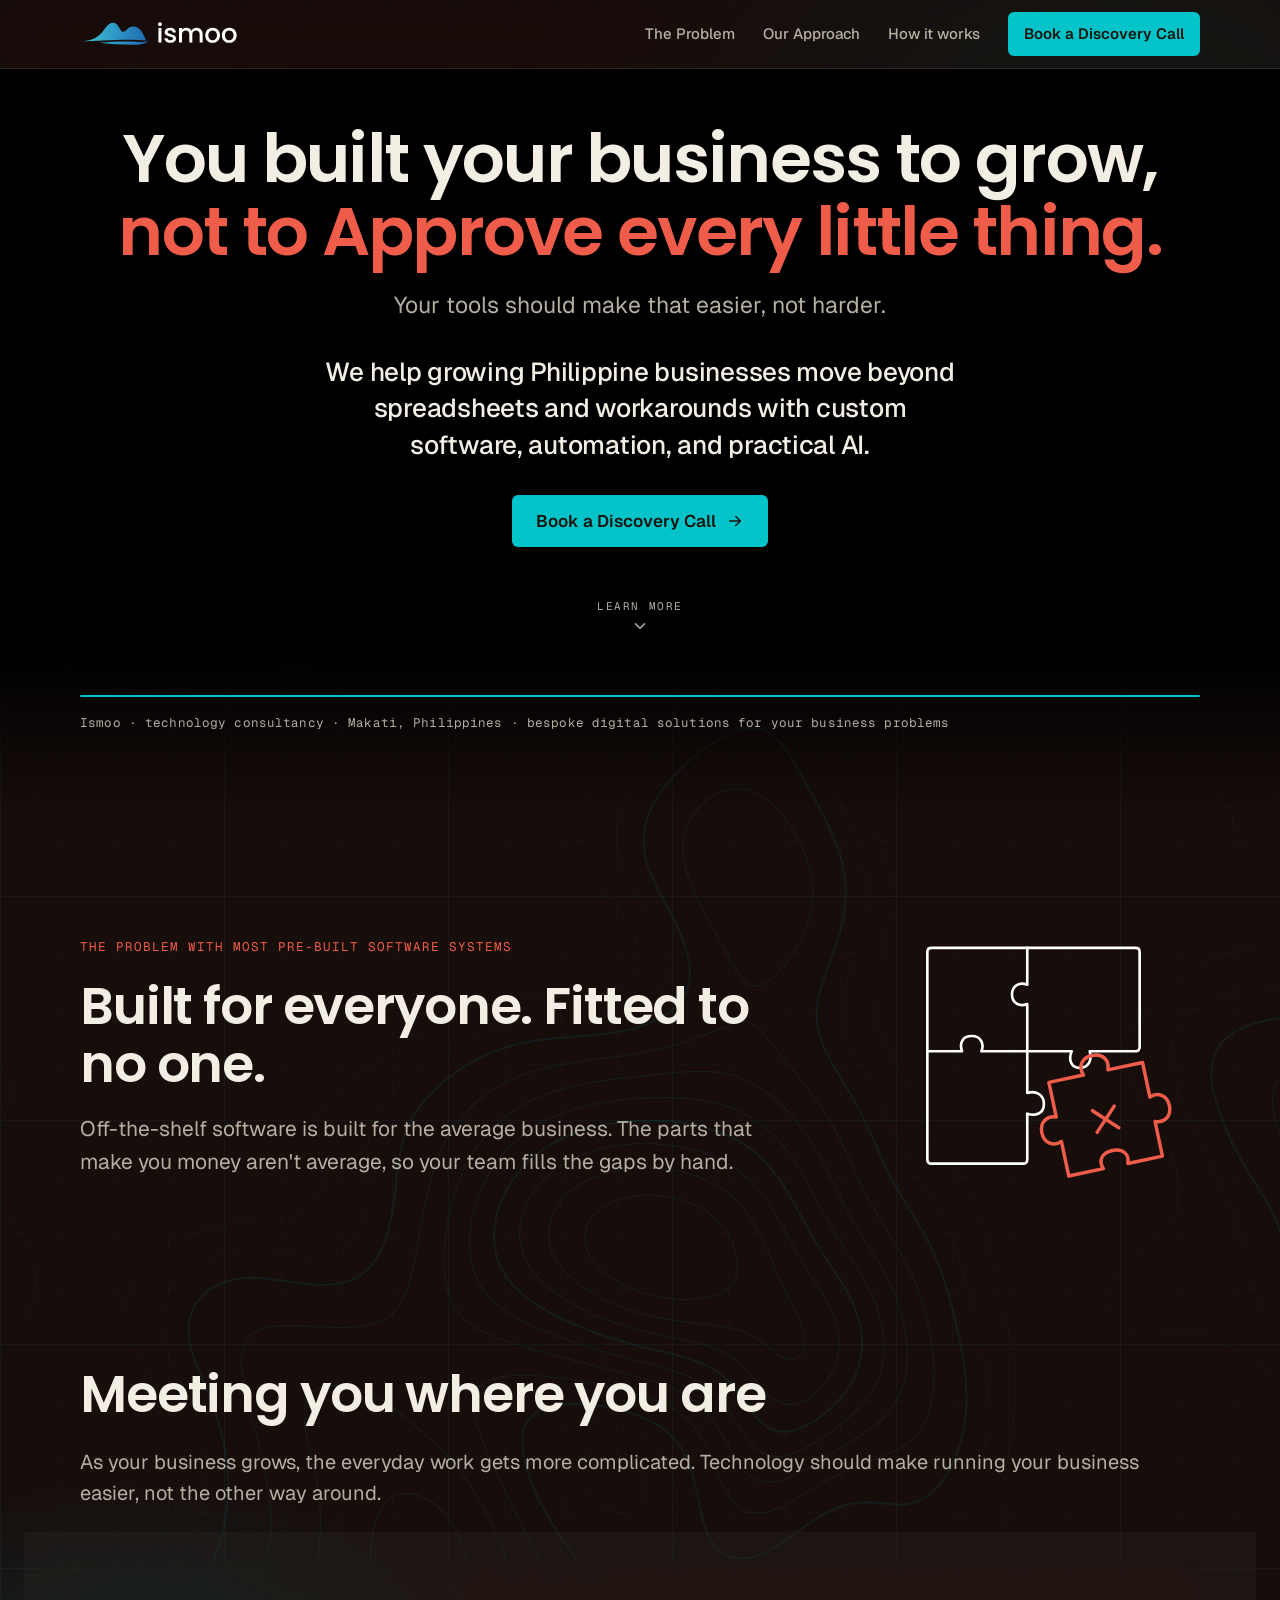
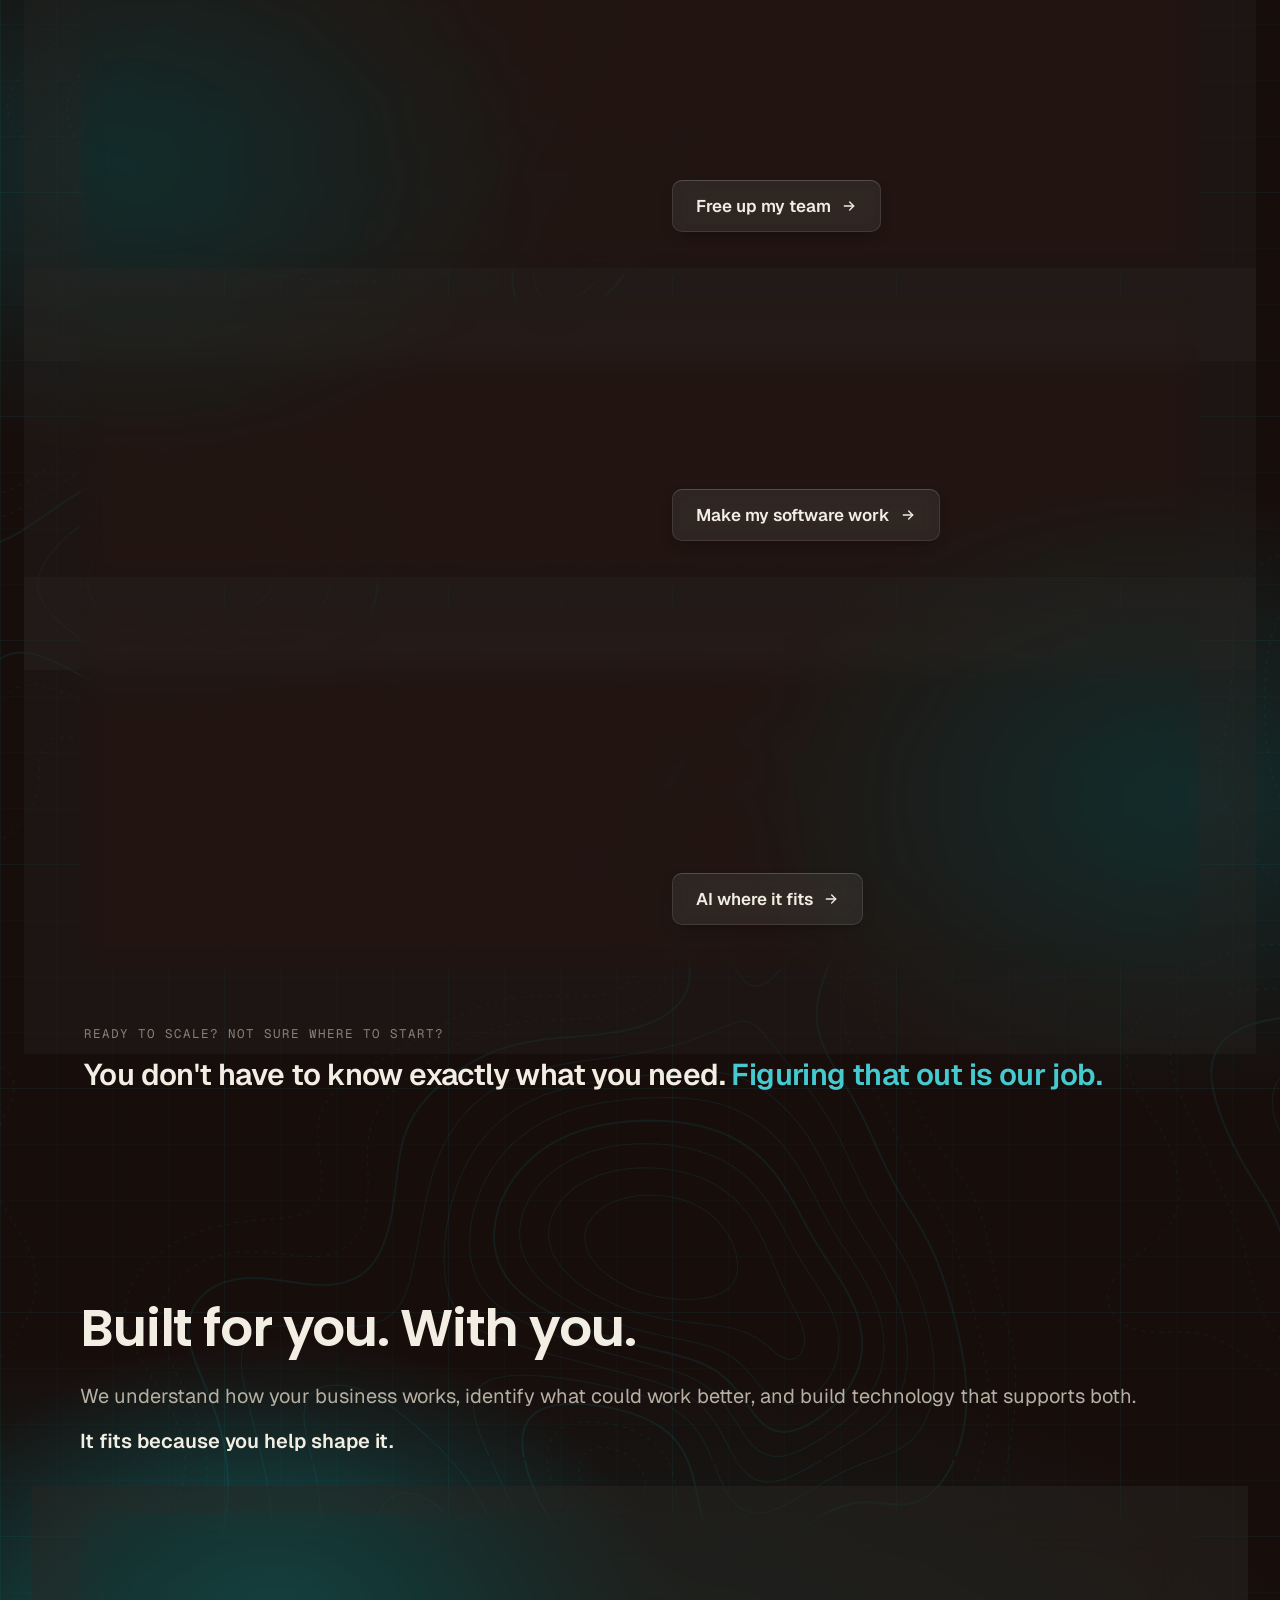
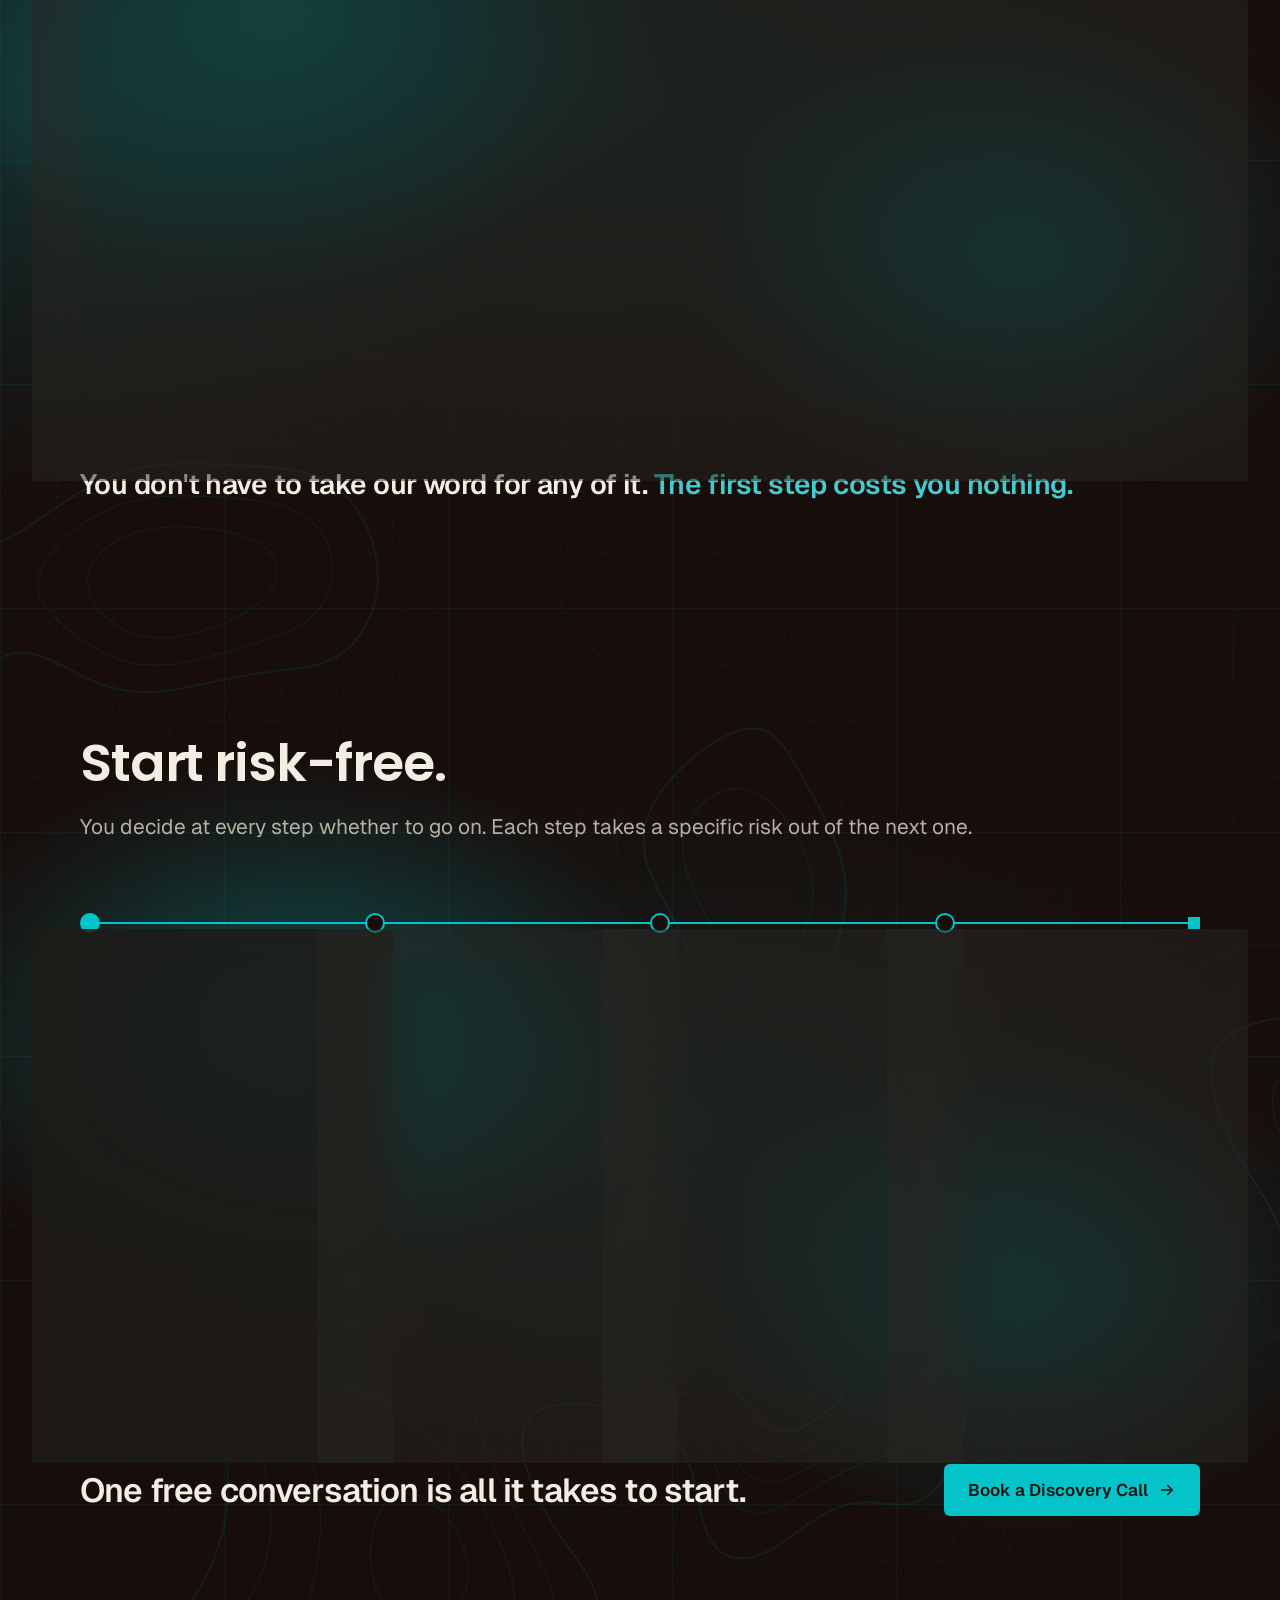
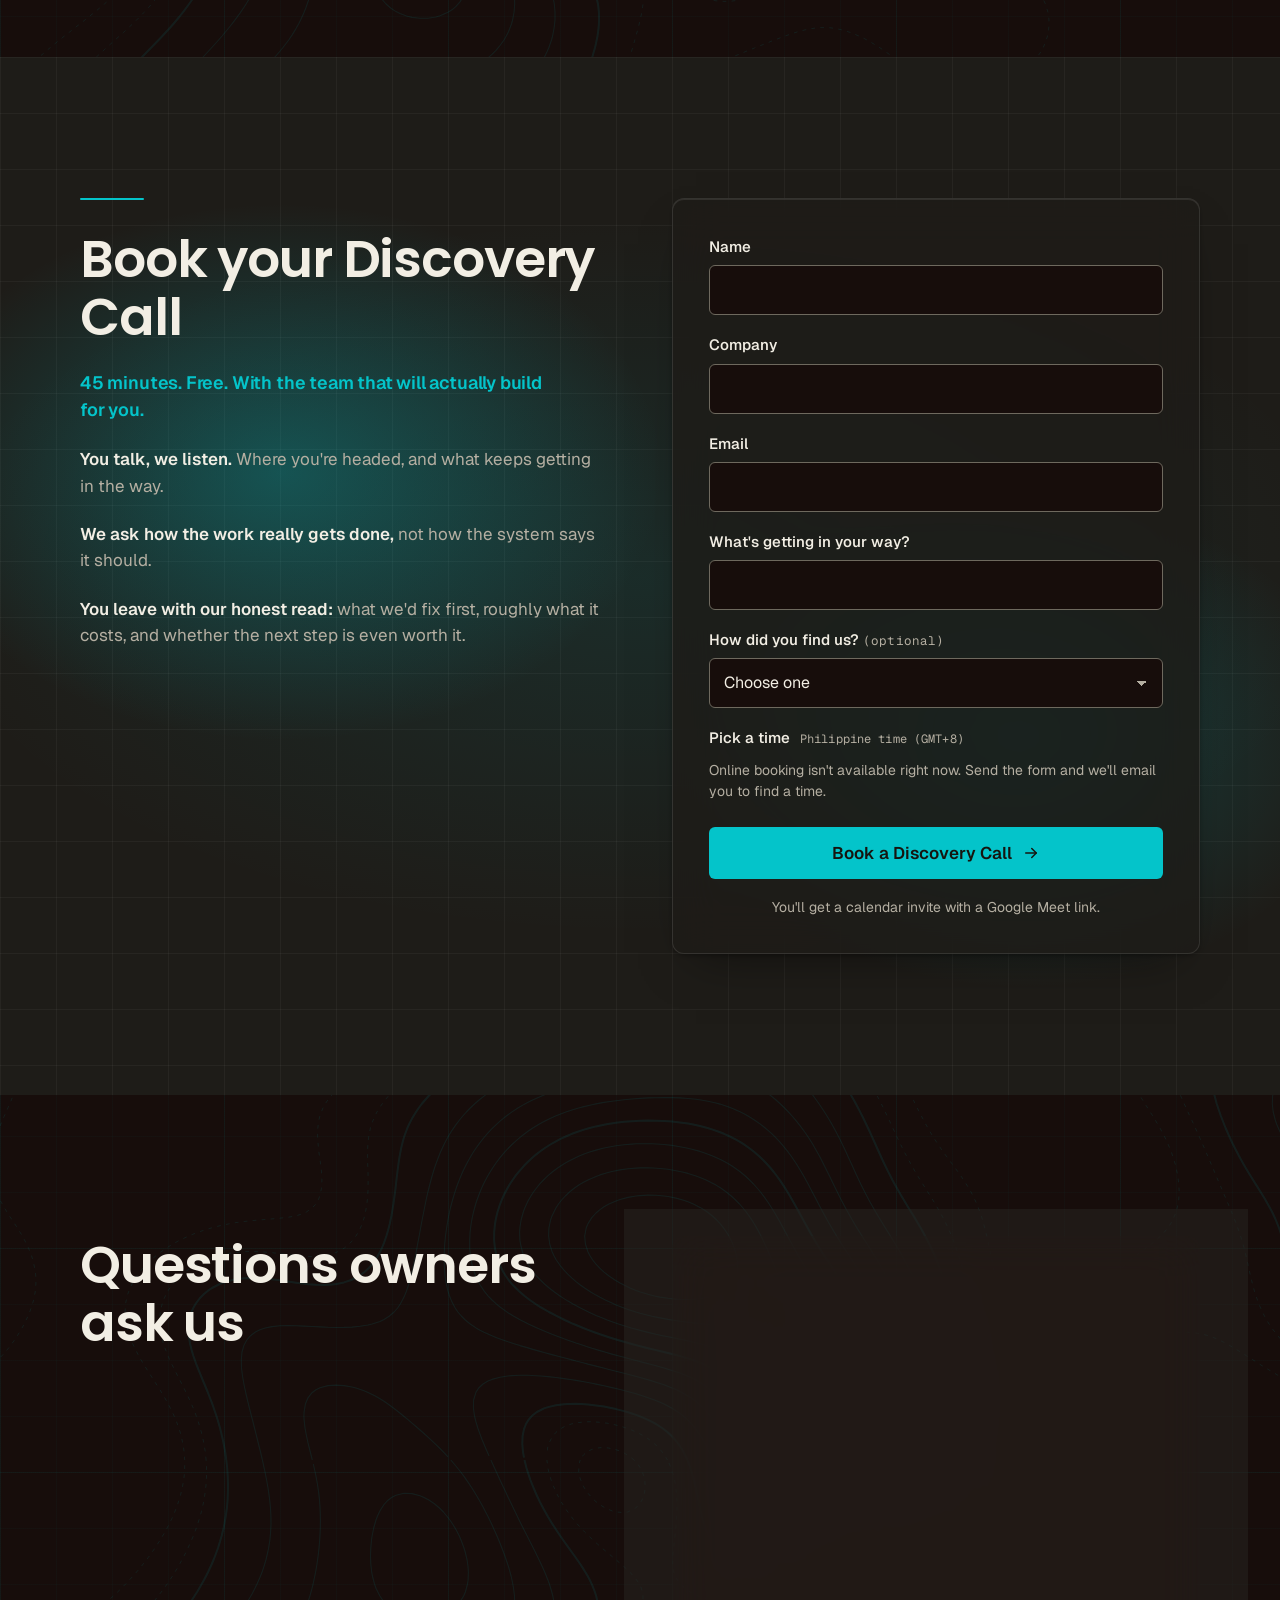
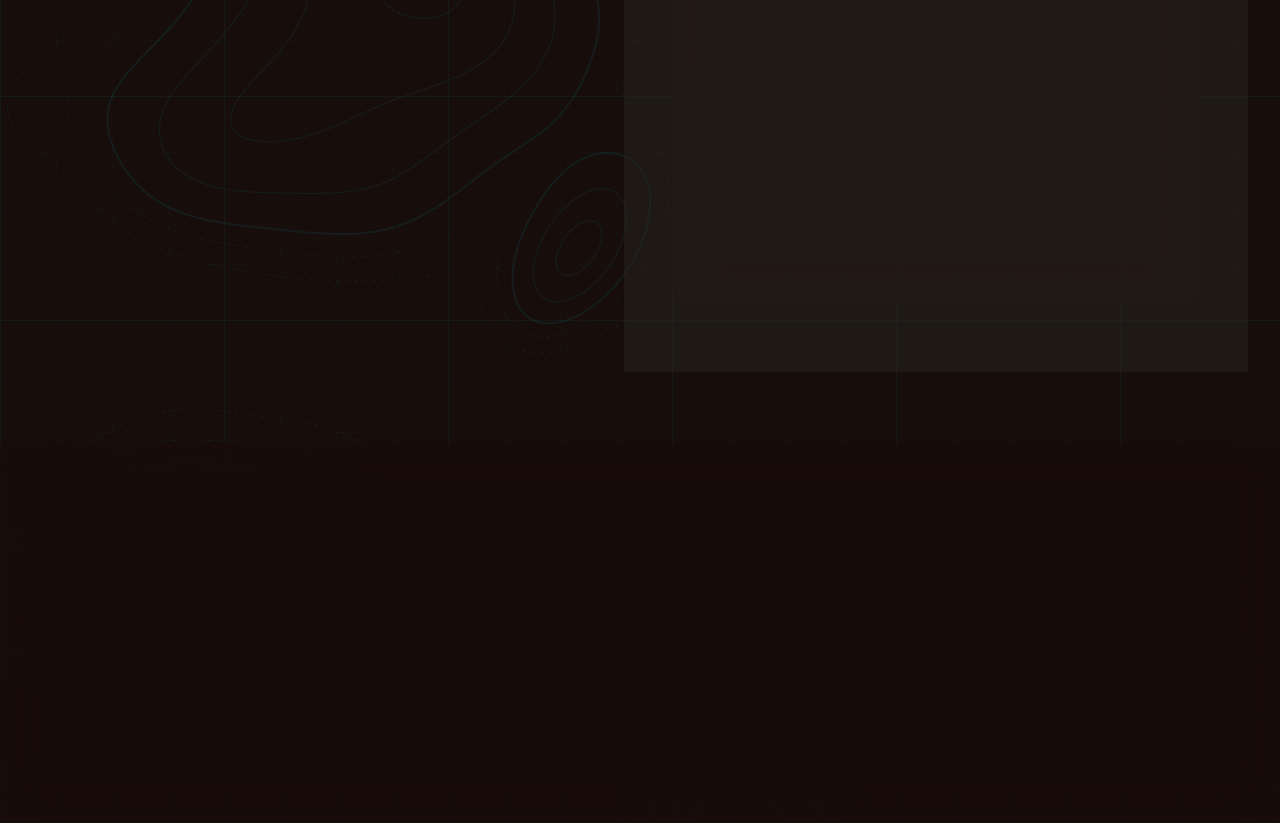
<file: index.html>
<!doctype html>
<html lang="en">
<head>
<meta charset="utf-8">
<meta name="viewport" content="width=device-width, initial-scale=1">
<title>Ismoo · We bridge the gap between your business and your systems</title>
<meta name="description" content="Ismoo builds custom software, automation, AI integration and legacy system migration for Philippine businesses that have outgrown generic systems. Start with a free 45-minute Discovery Call.">
<meta name="color-scheme" content="dark">
<link rel="icon" href="assets/favicon.svg" type="image/svg+xml">
<link rel="icon" href="assets/favicon.png" type="image/png" sizes="532x532">
<link rel="apple-touch-icon" href="assets/apple-touch-icon.png">
<link rel="preconnect" href="https://fonts.googleapis.com">
<link rel="preconnect" href="https://fonts.gstatic.com" crossorigin>
<link rel="stylesheet" href="https://fonts.googleapis.com/css2?family=Geist:wght@400;500;600;700&amp;family=Geist+Mono:wght@400;500&amp;family=Poppins:wght@600&amp;display=swap">
<link rel="stylesheet" href="styles.css">
<script src="main.js" defer></script>
</head>
<body>
<!-- data-booking-endpoint: the Google Apps Script web app URL (see apps-script/SETUP.md). -->
<div class="ism t-dark" data-booking-endpoint="https://script.google.com/macros/s/AKfycbw-USOY7JJXz7czmsvI0YEsnIG61EPNq_YQGum_-0q4pwR3gjnSGkUm5IjmBmA4qqgf/exec">
<div class="topo" aria-hidden="true"><div class="topo-lines"></div></div>

<header class="hdr">
<div class="wrap" style="position: relative; display: flex; align-items: center; justify-content: space-between; gap: 16px; height: 68px">
<a href="#top" class="wordmark"><img src="assets/ismoo-logo.svg" alt="Ismoo" width="160" height="30" style="display: block; height: 30px; width: auto"></a>
<button type="button" class="btn btn-sm burger" aria-label="Menu" aria-expanded="false" aria-controls="site-menu"><svg width="22" height="22" viewBox="0 0 24 24" fill="none" stroke="currentColor" stroke-width="2" stroke-linecap="round" aria-hidden="true"><path class="bar-top" d="M4 7h16"></path><path class="bar-mid" d="M4 12h16"></path><path class="bar-bot" d="M4 17h16"></path></svg></button>
<nav class="menu" id="site-menu" aria-label="Page sections" hidden>
<ul>
<li><a href="#the-problem">The Problem</a></li>
<li><a href="#software-that-fits">Our Approach</a></li>
<li><a href="#risk-free-step">How it works</a></li>
<li><a href="#book">Book a Discovery Call</a></li>
</ul>
</nav>
</div>
<div class="scroll-progress" aria-hidden="true"><span></span></div>
</header>


<main id="top" style="position: relative; z-index: 1">

<section class="hero" style="padding: clamp(32px, 6vh, 112px) 0 clamp(72px, 9vh, 120px)">
<div class="wrap" style="display: flex; flex-direction: column; align-items: center; text-align: center">
<h1 class="h1">You built your business to grow, <br class="desk-br"><span class="ember">not&nbsp;to</span> <span class="rot"><span class="ph on">Juggle spreadsheets.</span> <span class="ph">Chase people for updates.</span> <span class="ph">Approve every little thing.</span> <span class="ph">Fix the same mistakes.</span> <span class="ph">Put out the same fires.</span></span></h1>

<div style="display: flex; flex-direction: column; align-items: center; gap: 32px; margin-top: clamp(12px, 1.6vw, 20px)">
<p style="font-size: clamp(19px, 1.9vw, 23px); line-height: 1.45; color: var(--ink-2); max-width: 32rem">Your tools should make that easier, not harder.</p>
<p style="font-size: clamp(20px, 2.1vw, 26px); line-height: 1.4; font-weight: 500; letter-spacing: -0.01em; color: var(--ink); max-width: 40rem">We help growing Philippine businesses move beyond spreadsheets and workarounds with custom software, automation, and practical AI.</p>
<div style="display: flex; flex-direction: column; gap: 14px; align-items: center">
<a href="#book" class="btn">Book a Discovery Call <svg width="18" height="18" viewBox="0 0 24 24" fill="none" stroke="currentColor" stroke-width="2" stroke-linecap="round" stroke-linejoin="round" aria-hidden="true"><path d="M5 12h14"></path><path d="M13 6l6 6-6 6"></path></svg></a>
</div>
</div>
<a href="#the-problem" class="scroll-cue"><span>Learn more</span><svg width="18" height="18" viewBox="0 0 24 24" fill="none" stroke="currentColor" stroke-width="2" stroke-linecap="round" stroke-linejoin="round" aria-hidden="true"><path d="M6 9l6 6 6-6"></path></svg></a>
</div>

<div class="wrap hero-base" style="margin-top: clamp(40px, 6vh, 96px)">
<div class="rule" aria-hidden="true"></div>
<p class="mono" style="color: var(--ink-2); padding: 16px 0 0">Ismoo<span class="wide-only"> · technology consultancy · Makati, Philippines</span> · bespoke digital solutions for your business problems</p>
</div>
</section>

<section style="padding-top: clamp(48px, 6vw, 96px)">
<div class="wrap problem-grid">
<div style="max-width: 48rem; display: flex; flex-direction: column; gap: 20px">
<p class="mono eyebrow-ember anchor" id="the-problem">The problem with most pre-built software systems</p>
<h2 class="h2">Built for everyone. Fitted to no one.</h2>
<p style="font-size: clamp(18px, 1.7vw, 21px); line-height: 1.55; color: var(--ink-2)">Off-the-shelf software is built for the average business. The parts that make you money aren't average, so your team fills the gaps by hand.</p>
</div>
<img class="problem-art desk-only" src="assets/forced-fit.svg" alt="" width="480" height="480">
</div>
</section>

<section class="doors-section" style="padding: clamp(88px, 11vw, 152px) 0 clamp(72px, 9vw, 120px)">
<div class="wrap" style="display: flex; flex-direction: column; gap: clamp(32px, 4vw, 52px)">
<div class="approach-head anchor" id="sounds-like-you">
<h2 class="h2">Meeting you where you are</h2>
<div class="approach-lede">
<p>As your business grows, the everyday work gets more complicated. Technology should make running your business easier, not the other way around.</p>
</div>
</div>
<div class="doors">

<article class="door">
<button type="button" class="door-select" aria-pressed="false" aria-label="This sounds like us: Your team runs on copy-paste."></button>
<div class="door-head">
<p class="mono door-offer">Automation</p>
<h3 class="door-quote"><svg width="22" height="18" viewBox="0 0 22 18" aria-hidden="true"><circle cx="3" cy="15" r="2" fill="var(--accent)"></circle><circle cx="9" cy="10" r="3" fill="var(--accent)"></circle><circle cx="17" cy="5" r="4.5" fill="var(--accent)"></circle></svg><span>“I hired people to grow the business. They spend all day encoding.”</span></h3>
</div>
<div class="door-main">
<div class="door-tag"><span class="door-icon" aria-hidden="true"><img src="assets/icons/door1-copy-paste.svg" alt="" width="40" height="40"></span><p class="door-problem">Your team runs on copy-paste.</p></div>
<p class="body">From Viber to a spreadsheet to the system, every order gets typed in by hand. That costs time and invites errors. We automate the steps that don't need a person.</p>
<div class="cta"><a href="#book" class="btn btn-ghost" data-door="Free up my team">Free up my team <svg width="16" height="16" viewBox="0 0 24 24" fill="none" stroke="currentColor" stroke-width="2" stroke-linecap="round" stroke-linejoin="round" aria-hidden="true"><path d="M5 12h14"></path><path d="M13 6l6 6-6 6"></path></svg></a></div>
</div>
</article>

<article class="door">
<button type="button" class="door-select" aria-pressed="false" aria-label="This sounds like us: You paid for software that doesn't fit."></button>
<div class="door-head">
<p class="mono door-offer">Custom software</p>
<h3 class="door-quote"><svg width="22" height="18" viewBox="0 0 22 18" aria-hidden="true"><circle cx="3" cy="15" r="2" fill="var(--accent)"></circle><circle cx="9" cy="10" r="3" fill="var(--accent)"></circle><circle cx="17" cy="5" r="4.5" fill="var(--accent)"></circle></svg><span>“We paid for all of it. Why are we still in Excel?”</span></h3>
</div>
<div class="door-main">
<div class="door-tag"><span class="door-icon" aria-hidden="true"><img src="assets/icons/door2-software-misfit.svg" alt="" width="40" height="40"></span><p class="door-problem">You paid for software that doesn't fit.</p></div>
<p class="body">Half the features go unused. The one your team needs isn't there. We tune what you have or build what's missing.</p>
<div class="cta"><a href="#book" class="btn btn-ghost" data-door="Make my software work">Make my software work <svg width="16" height="16" viewBox="0 0 24 24" fill="none" stroke="currentColor" stroke-width="2" stroke-linecap="round" stroke-linejoin="round" aria-hidden="true"><path d="M5 12h14"></path><path d="M13 6l6 6-6 6"></path></svg></a></div>
</div>
</article>

<article class="door">
<button type="button" class="door-select" aria-pressed="false" aria-label="This sounds like us: AI here. AI there. AI everywhere."></button>
<div class="door-head">
<p class="mono door-offer">AI integration</p>
<h3 class="door-quote"><svg width="22" height="18" viewBox="0 0 22 18" aria-hidden="true"><circle cx="3" cy="15" r="2" fill="var(--accent)"></circle><circle cx="9" cy="10" r="3" fill="var(--accent)"></circle><circle cx="17" cy="5" r="4.5" fill="var(--accent)"></circle></svg><span>“Everyone says we need AI. Do we really?”</span></h3>
</div>
<div class="door-main">
<div class="door-tag"><span class="door-icon" aria-hidden="true"><img src="assets/icons/door3-ai-puzzle.svg" alt="" width="40" height="40"></span><p class="door-problem">AI here. <br>AI there. <br>AI everywhere.</p></div>
<p class="body">You don't need to chase every new technology. You need solutions that actually make your business work better. We start with how your team works, then put AI where it pays off most.</p>
<div class="cta"><a href="#book" class="btn btn-ghost" data-door="AI where it fits">AI where it fits <svg width="16" height="16" viewBox="0 0 24 24" fill="none" stroke="currentColor" stroke-width="2" stroke-linecap="round" stroke-linejoin="round" aria-hidden="true"><path d="M5 12h14"></path><path d="M13 6l6 6-6 6"></path></svg></a></div>
</div>
</article>



</div>
<div class="doors-more">
<p class="mono doors-more-label">Ready to Scale? Not sure where to start?</p>
<p><strong>You don't have to know exactly what you need.</strong> <span>Figuring that out is our job.</span></p>
</div>
</div>
</section>

<section class="glow-section" style="padding: clamp(48px, 7vw, 96px) 0">
<div class="wrap approach">
<div class="approach-head anchor" id="software-that-fits">
<h2 class="h2">Built for you. With you.</h2>
<div class="approach-lede">
<p>We understand how your business works, identify what could work better, and build technology that supports both.</p>
<p>It fits because you help shape it.</p>
</div>
</div>
<div class="glass offer-card">
<p class="mono offer-h">What we build</p>
<ul class="offer-grid">
<li>
<span class="offer-icon"><img src="assets/icons/offer-custom-software.svg" alt="" width="44" height="44"></span>
<h3>Custom software</h3>
<p>The tool your team was missing, built around how they already work.</p>
</li>
<li>
<span class="offer-icon"><img src="assets/icons/offer-automation.svg" alt="" width="44" height="44"></span>
<h3>Automation</h3>
<p>Retyping, copy-paste and chasing, handled by the system instead of your people.</p>
</li>
<li>
<span class="offer-icon"><img src="assets/icons/offer-ai-integration.svg" alt="" width="44" height="44"></span>
<h3>AI integration</h3>
<p>AI where it pays off most, from reading invoices to answering customers to spotting trends in your numbers.</p>
</li>
<li>
<span class="offer-icon"><img src="assets/icons/offer-legacy-migration.svg" alt="" width="44" height="44"></span>
<h3>Legacy system migration</h3>
<p>Move off the old system without losing your data or the habits that work.</p>
</li>
</ul>
<div class="offer-includes">
<p class="mono offer-h">Every build includes</p>
<ul>
<li><svg width="18" height="18" viewBox="0 0 24 24" fill="none" stroke="currentColor" stroke-width="2.2" stroke-linecap="round" stroke-linejoin="round" aria-hidden="true"><path d="M5 12.5l4.5 4.5L19 7.5"></path></svg><span>Team onboarding</span></li>
<li><svg width="18" height="18" viewBox="0 0 24 24" fill="none" stroke="currentColor" stroke-width="2.2" stroke-linecap="round" stroke-linejoin="round" aria-hidden="true"><path d="M5 12.5l4.5 4.5L19 7.5"></path></svg><span>90 days of hypercare</span></li>
<li><svg width="18" height="18" viewBox="0 0 24 24" fill="none" stroke="currentColor" stroke-width="2.2" stroke-linecap="round" stroke-linejoin="round" aria-hidden="true"><path d="M5 12.5l4.5 4.5L19 7.5"></path></svg><span>Ongoing support, quoted up front</span></li>
</ul>
</div>
</div>
<p class="approach-close">You don't have to take our word for any of it. <span>The first step costs you nothing.</span></p>
</div>
</section>

<section class="glow-section" style="padding: clamp(88px, 11vw, 152px) 0">
<div class="wrap" style="display: flex; flex-direction: column; gap: clamp(36px, 5vw, 64px)">
<div style="display: flex; flex-direction: column; gap: 18px">
<h2 class="h2 anchor" id="risk-free-step">Start risk-free.</h2>
<p style="font-size: clamp(18px, 1.7vw, 21px); color: var(--ink-2)">You decide at every step whether to go on. Each step takes a specific risk out of the next one.</p>
</div>

<ol class="steps">
<li class="step free">
<span class="node" aria-hidden="true"></span>
<div class="step-card">
<div style="display: flex; justify-content: space-between; align-items: center; gap: 12px"><span class="mono muted">01</span><span class="mono free-tag">Free</span></div>
<h3 style="font-size: 24px; font-weight: 650; letter-spacing: -0.02em; line-height: 1.15">Discovery Call</h3>
<p style="font-weight: 550">Free, 45 minutes, no obligation.</p>
<div class="risk"><span class="mono muted">Removes the risk of:</span><span style="font-size: 15px; line-height: 1.45">Paying for a Deeper Dive you don't need.</span></div>
<p class="muted" style="font-size: 15px; line-height: 1.55">Before you spend money, we tell you whether the next step is worth it. If we're not the right fit, you hear it on the call.</p>
</div>
</li>
<li class="step">
<span class="node" aria-hidden="true"></span>
<div class="step-card">
<span class="mono muted">02</span>
<h3 style="font-size: 24px; font-weight: 650; letter-spacing: -0.02em; line-height: 1.15">Deeper Dive</h3>
<p style="font-weight: 550">₱10,000, fixed.</p>
<div class="risk"><span class="mono muted">Removes the risk of:</span><span style="font-size: 15px; line-height: 1.45">Building the wrong thing.</span></div>
<p class="muted" style="font-size: 15px; line-height: 1.55">We sit with the people who do the work, then put it in writing: what to build, what it costs and how long it takes. You know exactly what you're buying before a single line is built. The findings are yours, with us or without us.</p>
</div>
</li>
<li class="step">
<span class="node" aria-hidden="true"></span>
<div class="step-card">
<span class="mono muted">03</span>
<h3 style="font-size: 24px; font-weight: 650; letter-spacing: -0.02em; line-height: 1.15">Build</h3>
<p style="font-weight: 550">Priced per outcome.</p>
<div class="risk"><span class="mono muted">Removes the risk of:</span><span style="font-size: 15px; line-height: 1.45">Ending up with a system your team won't use.</span></div>
<p class="muted" style="font-size: 15px; line-height: 1.55">We build alongside your team, not behind a closed door. Your people use it and shape it while it's being built, so it fits how they actually work. You pay for results that work, not for hours.</p>
</div>
</li>
<li class="step">
<span class="node" aria-hidden="true"></span>
<div class="step-card">
<span class="mono muted">04</span>
<h3 style="font-size: 24px; font-weight: 650; letter-spacing: -0.02em; line-height: 1.15">Support</h3>
<p style="font-weight: 550">90 days of hypercare after go-live.</p>
<div class="risk"><span class="mono muted">Removes the risk of:</span><span style="font-size: 15px; line-height: 1.45">Being left on your own after go-live.</span></div>
<p class="muted" style="font-size: 15px; line-height: 1.55">We don't hand it over and disappear. For 90 days after go-live, when something breaks, you call the people who built it. When you need more, we quote it up front.</p>
</div>
</li>
</ol>


<div style="display: flex; flex-wrap: wrap; align-items: center; justify-content: space-between; gap: 24px; padding-top: 8px">
<p style="font-size: clamp(24px, 2.6vw, 34px); font-weight: 600; letter-spacing: -0.025em; line-height: 1.2">One free conversation is all it takes to start.</p>
<a href="#book" class="btn">Book a Discovery Call <svg width="18" height="18" viewBox="0 0 24 24" fill="none" stroke="currentColor" stroke-width="2" stroke-linecap="round" stroke-linejoin="round" aria-hidden="true"><path d="M5 12h14"></path><path d="M13 6l6 6-6 6"></path></svg></a>
</div>
</div>
</section>

<section id="book" class="band" style="padding: clamp(88px, 11vw, 144px) 0; scroll-margin-top: 68px">
<div class="wrap split">
<div class="lead anchor" style="display: flex; flex-direction: column; gap: 22px">
<div class="rule rule-short" aria-hidden="true"></div>
<h2 class="h2" style="color: var(--on-band)">Book your Discovery Call</h2>
<p style="font-size: 18px; font-weight: 600; color: var(--accent); letter-spacing: -0.01em">45 minutes. Free. With the team that will actually build for you.</p>
<div class="desk-only" style="display: flex; flex-direction: column; gap: 22px">
<p><strong>You talk, we listen.</strong> Where you're headed, and what keeps getting in the way.</p>
<p><strong>We ask how the work really gets done,</strong> not how the system says it should.</p>
<p><strong>You leave with our honest read:</strong> what we'd fix first, roughly what it costs, and whether the next step is even worth it.</p>
</div>
</div>

<form class="form-card" id="book-form">
<div class="pair">
<div class="field"><label for="f-name">Name</label><input id="f-name" name="name" type="text" autocomplete="name" required title=""></div>
<div class="field"><label for="f-company">Company</label><input id="f-company" name="company" type="text" autocomplete="organization" required title=""></div>
</div>
<div class="field"><label for="f-email">Email</label><input id="f-email" name="email" type="email" autocomplete="email" required title=""></div>
<div class="field"><label for="f-blocker">What's getting in your way?</label><input id="f-blocker" name="blocker" type="text" required title=""></div>
<div class="field"><label for="f-source">How did you find us? <span class="mono" style="color: var(--ink-2); font-weight: 400">(optional)</span></label>
<select id="f-source" name="source">
<option value="">Choose one</option>
<option value="AI assistant">AI assistant (ChatGPT, Gemini, etc.)</option>
<option value="Google search">Google search</option>
<option value="Referral">Referral</option>
<option value="LinkedIn">LinkedIn</option>
<option value="Other">Other</option>
</select>
</div>
<fieldset class="field slot-picker" id="slot-picker">
<legend>Pick a time <span class="mono slot-tz">Philippine time (GMT+8)</span></legend>
<div class="slot-days" role="group" aria-label="Day"></div>
<div class="slot-times" role="radiogroup" aria-label="Time"></div>
<p class="slot-status" aria-live="polite">Loading available times…</p>
</fieldset>
<div class="hp" aria-hidden="true"><label for="f-website">Website</label><input id="f-website" name="website" type="text" tabindex="-1" autocomplete="off"></div>
<input type="hidden" name="door" value="">
<button type="submit" class="btn" style="width: 100%; margin-top: 6px">Book a Discovery Call <svg width="18" height="18" viewBox="0 0 24 24" fill="none" stroke="currentColor" stroke-width="2" stroke-linecap="round" stroke-linejoin="round" aria-hidden="true"><path d="M5 12h14"></path><path d="M13 6l6 6-6 6"></path></svg></button>
<p class="form-note">You'll get a calendar invite with a Google Meet link.</p>
</form>
<div class="form-card book-done" id="book-done" hidden tabindex="-1">
<span class="done-icon" aria-hidden="true"><svg width="28" height="28" viewBox="0 0 24 24" fill="none" stroke="currentColor" stroke-width="2.2" stroke-linecap="round" stroke-linejoin="round"><path d="M5 12.5l4.5 4.5L19 7.5"></path></svg></span>
<h3>You're booked.</h3>
<p class="done-when"></p>
<p>We've sent a calendar invite with a Google Meet link to <strong class="done-email"></strong>. We'll see you there.</p>
<p class="form-note">Need a different time? Reply to the invite or email <a href="mailto:letsbuild@ismoo.tech">letsbuild@ismoo.tech</a>.</p>
</div>
</div>
</section>

<section id="faq" class="faq" itemscope="" itemtype="https://schema.org/FAQPage" style="padding: clamp(88px, 11vw, 144px) 0">
<div class="wrap split">
<h2 class="h2">Questions owners ask us</h2>
<div class="glass faq-panel">
<details itemprop="mainEntity" itemscope="" itemtype="https://schema.org/Question">
<summary><span itemprop="name">Our team doesn't fully use our software. What should we do?</span><svg class="plus" width="20" height="20" viewBox="0 0 24 24" fill="none" stroke="currentColor" stroke-width="2" stroke-linecap="round" aria-hidden="true"><path d="M12 5v14"></path><path d="M5 12h14"></path></svg></summary>
<div class="ans" itemprop="acceptedAnswer" itemscope="" itemtype="https://schema.org/Answer"><p itemprop="text">Find out why before you buy anything new. It's rarely your people; the software wasn't built around how they work. That's where we start.</p></div>
</details>
<details itemprop="mainEntity" itemscope="" itemtype="https://schema.org/Question">
<summary><span itemprop="name">Do we really need AI?</span><svg class="plus" width="20" height="20" viewBox="0 0 24 24" fill="none" stroke="currentColor" stroke-width="2" stroke-linecap="round" aria-hidden="true"><path d="M12 5v14"></path><path d="M5 12h14"></path></svg></summary>
<div class="ans" itemprop="acceptedAnswer" itemscope="" itemtype="https://schema.org/Answer"><p itemprop="text">Maybe, maybe not. We look at how your team works first, then use AI where it pays off most, whether that's reading documents, answering customers or spotting trends. If it won't pay off, we'll tell you.</p></div>
</details>
<details itemprop="mainEntity" itemscope="" itemtype="https://schema.org/Question">
<summary><span itemprop="name">What exactly do you build?</span><svg class="plus" width="20" height="20" viewBox="0 0 24 24" fill="none" stroke="currentColor" stroke-width="2" stroke-linecap="round" aria-hidden="true"><path d="M12 5v14"></path><path d="M5 12h14"></path></svg></summary>
<div class="ans" itemprop="acceptedAnswer" itemscope="" itemtype="https://schema.org/Answer"><p itemprop="text">Custom software, automation, AI integration and legacy system migration. Every build includes onboarding for your team and 90 days of hypercare after go-live. After that, ongoing support is quoted up front.</p></div>
</details>
<details itemprop="mainEntity" itemscope="" itemtype="https://schema.org/Question">
<summary><span itemprop="name">You say you work alongside our team. What does that actually mean?</span><svg class="plus" width="20" height="20" viewBox="0 0 24 24" fill="none" stroke="currentColor" stroke-width="2" stroke-linecap="round" aria-hidden="true"><path d="M12 5v14"></path><path d="M5 12h14"></path></svg></summary>
<div class="ans" itemprop="acceptedAnswer" itemscope="" itemtype="https://schema.org/Answer"><p itemprop="text">We don't build from a requirements document in our office. We spend time where your team works, in person where we can, and watch how the job really gets done. We do all the building. Your team's only job is to tell us honestly whether it's what they need. Some call this forward-deployed engineering. We call it building with you.</p></div>
</details>
<details itemprop="mainEntity" itemscope="" itemtype="https://schema.org/Question">
<summary><span itemprop="name">Will this pull my team away from their work?</span><svg class="plus" width="20" height="20" viewBox="0 0 24 24" fill="none" stroke="currentColor" stroke-width="2" stroke-linecap="round" aria-hidden="true"><path d="M12 5v14"></path><path d="M5 12h14"></path></svg></summary>
<div class="ans" itemprop="acceptedAnswer" itemscope="" itemtype="https://schema.org/Answer"><p itemprop="text">Barely. We do the building; your team just tells us what's working and what isn't. We keep their time with us as short as possible.</p></div>
</details>
<details itemprop="mainEntity" itemscope="" itemtype="https://schema.org/Question">
<summary><span itemprop="name">How much will it cost?</span><svg class="plus" width="20" height="20" viewBox="0 0 24 24" fill="none" stroke="currentColor" stroke-width="2" stroke-linecap="round" aria-hidden="true"><path d="M12 5v14"></path><path d="M5 12h14"></path></svg></summary>
<div class="ans" itemprop="acceptedAnswer" itemscope="" itemtype="https://schema.org/Answer"><p itemprop="text">The first call is free. Deeper Dive on your processes is ₱10,000, fixed. The build is priced per outcome, and you see the number before you commit.</p></div>
</details>
<details itemprop="mainEntity" itemscope="" itemtype="https://schema.org/Question">
<summary><span itemprop="name">What happens to our data?</span><svg class="plus" width="20" height="20" viewBox="0 0 24 24" fill="none" stroke="currentColor" stroke-width="2" stroke-linecap="round" aria-hidden="true"><path d="M12 5v14"></path><path d="M5 12h14"></path></svg></summary>
<div class="ans" itemprop="acceptedAnswer" itemscope="" itemtype="https://schema.org/Answer"><p itemprop="text">That depends on your setup and what we agree, and you'll know exactly what happens to it before we start. We sign an NDA before the Deeper Dive begins.</p></div>
</details>
<details itemprop="mainEntity" itemscope="" itemtype="https://schema.org/Question">
<summary><span itemprop="name">How long does it take?</span><svg class="plus" width="20" height="20" viewBox="0 0 24 24" fill="none" stroke="currentColor" stroke-width="2" stroke-linecap="round" aria-hidden="true"><path d="M12 5v14"></path><path d="M5 12h14"></path></svg></summary>
<div class="ans" itemprop="acceptedAnswer" itemscope="" itemtype="https://schema.org/Answer"><p itemprop="text">It depends on what we build. Deeper Dive ends with a committed timeline, so you know before you spend on the build.</p></div>
</details>
</div>
</div>
</section>

</main>

<footer class="ftr">
<div class="wrap ftr-grid">
<div class="ftr-brand">
<a href="#top" class="wordmark"><img src="assets/ismoo-logo.svg" alt="Ismoo" width="150" height="28" style="display: block; height: 28px; width: auto"></a>
<p>We help growing Philippine businesses move beyond spreadsheets and workarounds with custom software, automation, and practical AI.</p>
<a href="#book" class="btn btn-sm">Book a Discovery Call <svg width="16" height="16" viewBox="0 0 24 24" fill="none" stroke="currentColor" stroke-width="2" stroke-linecap="round" stroke-linejoin="round" aria-hidden="true"><path d="M5 12h14"></path><path d="M13 6l6 6-6 6"></path></svg></a>
</div>
<nav class="ftr-col" aria-label="Footer">
<h2 class="mono ftr-h">Explore</h2>
<ul>
<li><a href="#the-problem">The Problem</a></li>
<li><a href="#software-that-fits">Our Approach</a></li>
<li><a href="#risk-free-step">How it works</a></li>
<li><a href="#faq">FAQ</a></li>
</ul>
</nav>
<div class="ftr-col">
<h2 class="mono ftr-h">Contact</h2>
<ul>
<li><a href="mailto:letsbuild@ismoo.tech">letsbuild@ismoo.tech</a></li>
<li>Makati, Philippines</li>
</ul>
</div>
</div>
<div class="wrap ftr-bottom">
<p>© <span data-year>2026</span> Ismoo. All rights reserved.</p>
<!-- Privacy Policy link hidden until the policy is final: <a href="privacy.html">Privacy Policy</a> -->
</div>
</footer>

<div class="mobile-cta is-hidden">
<a href="#book" class="btn">Book a Discovery Call <svg width="18" height="18" viewBox="0 0 24 24" fill="none" stroke="currentColor" stroke-width="2" stroke-linecap="round" stroke-linejoin="round" aria-hidden="true"><path d="M5 12h14"></path><path d="M13 6l6 6-6 6"></path></svg></a>
</div>

</div>
</body>
</html>
</file>
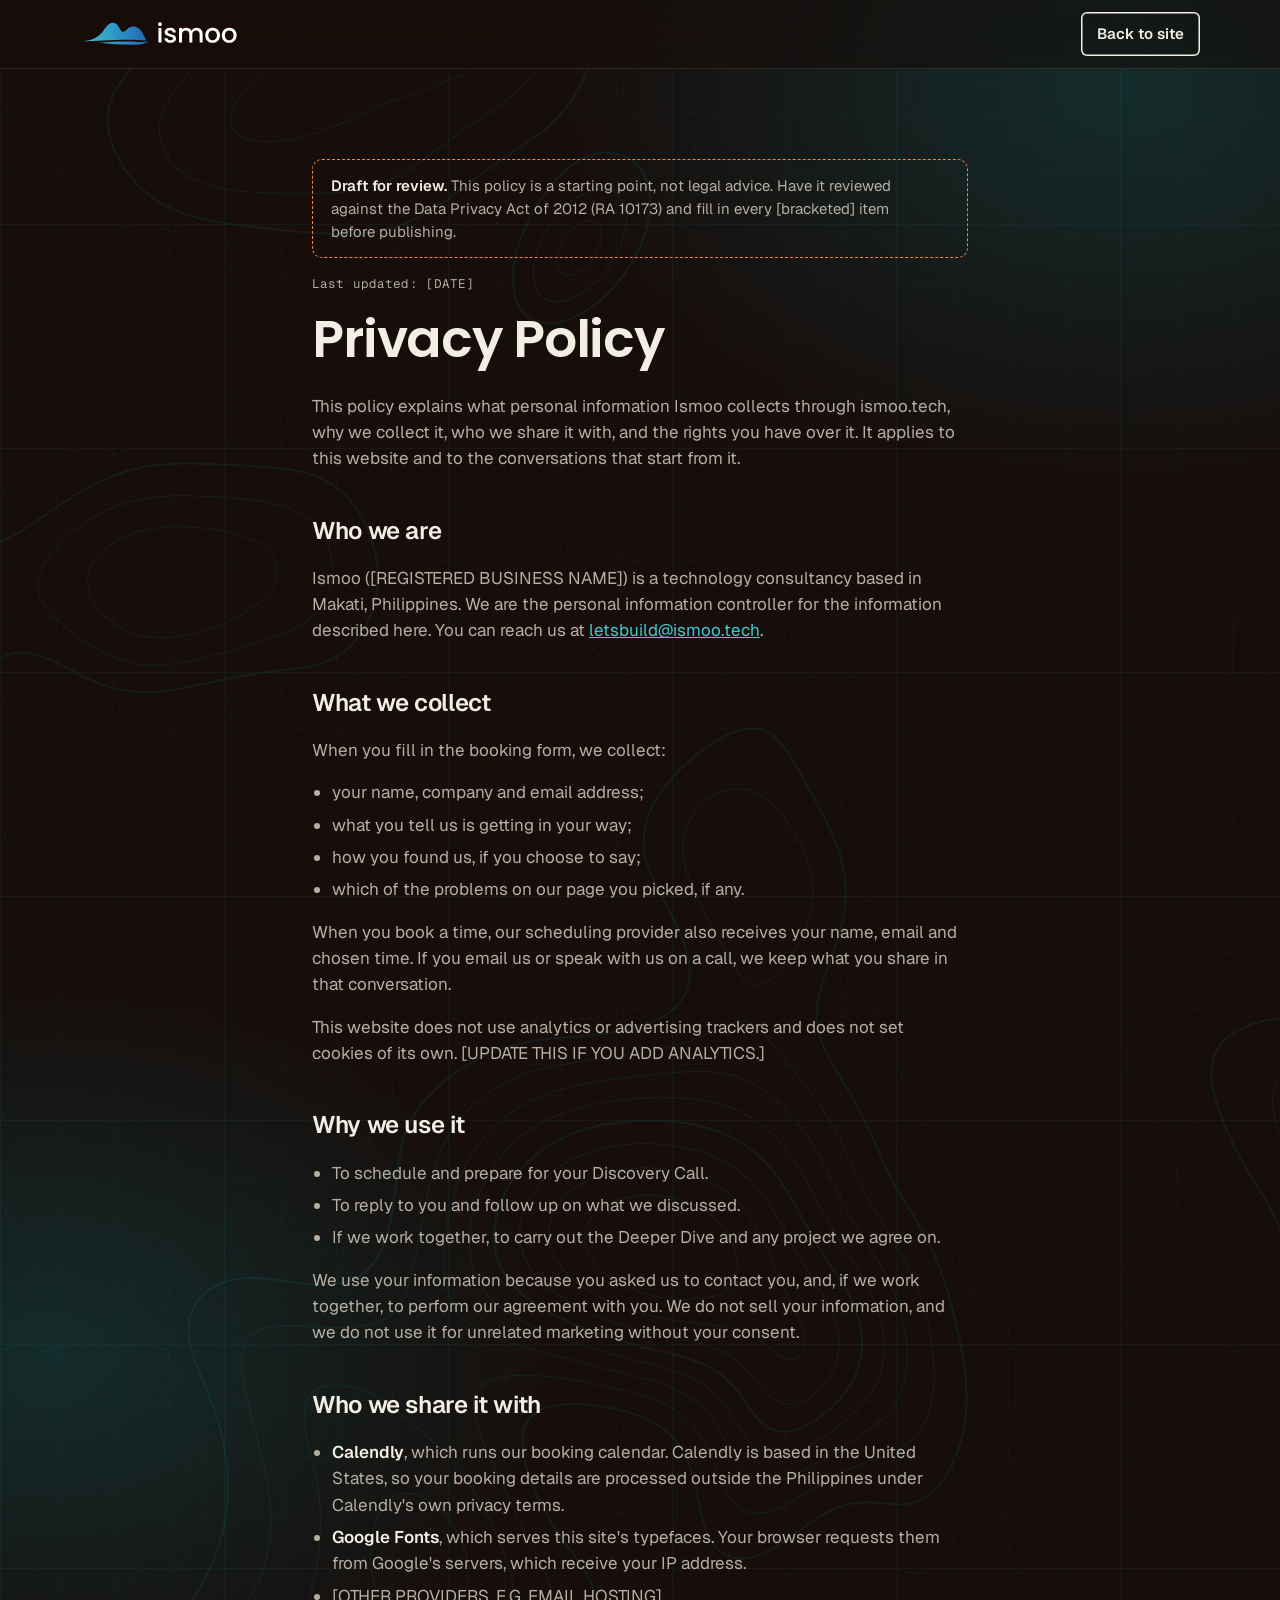
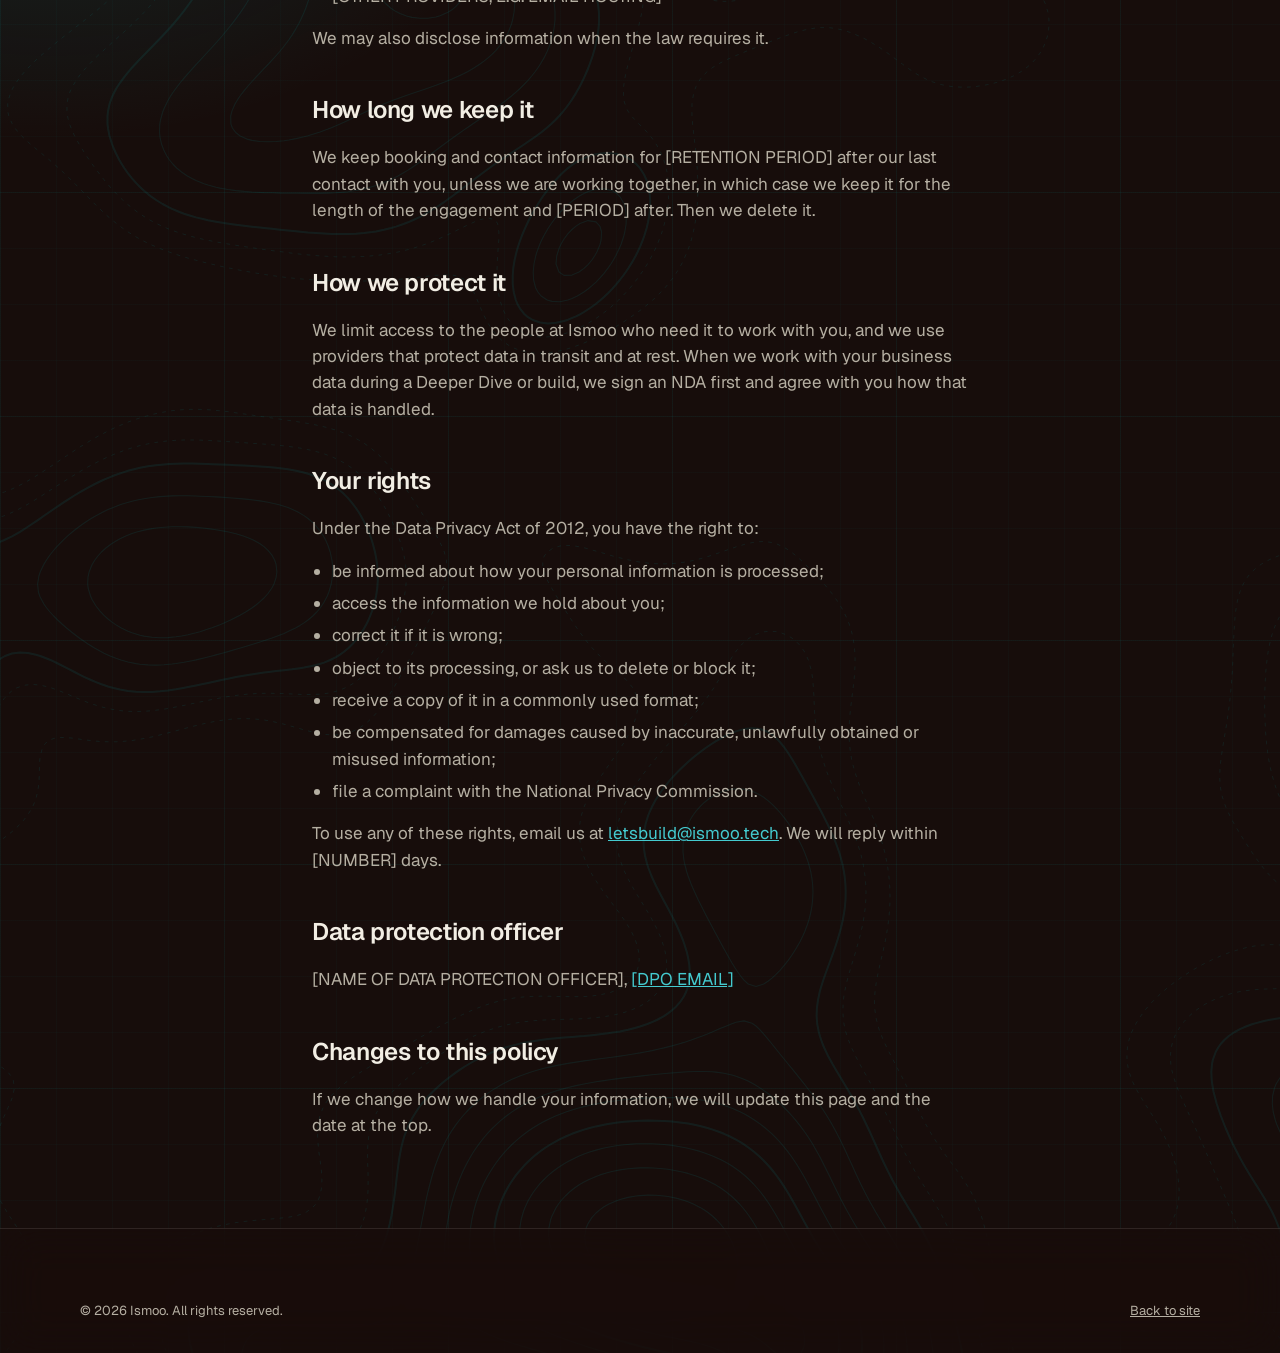
<file: privacy.html>
<!doctype html>
<html lang="en">
<head>
<meta charset="utf-8">
<meta name="viewport" content="width=device-width, initial-scale=1">
<title>Privacy Policy · Ismoo</title>
<meta name="description" content="How Ismoo collects, uses and protects the personal information you share with us.">
<!-- DRAFT: remove this noindex line once the policy has been reviewed and the [bracketed] items are filled in. -->
<meta name="robots" content="noindex">
<meta name="color-scheme" content="dark">
<link rel="icon" href="assets/favicon.svg" type="image/svg+xml">
<link rel="icon" href="assets/favicon.png" type="image/png" sizes="532x532">
<link rel="apple-touch-icon" href="assets/apple-touch-icon.png">
<link rel="preconnect" href="https://fonts.googleapis.com">
<link rel="preconnect" href="https://fonts.gstatic.com" crossorigin>
<link rel="stylesheet" href="https://fonts.googleapis.com/css2?family=Geist:wght@400;500;600;700&amp;family=Geist+Mono:wght@400;500&amp;family=Poppins:wght@600&amp;display=swap">
<link rel="stylesheet" href="styles.css">
<script src="main.js" defer></script>
</head>
<body>
<div class="ism t-dark">
<div class="topo" aria-hidden="true"><div class="topo-lines"></div></div>

<header class="hdr">
<div class="wrap" style="display: flex; align-items: center; justify-content: space-between; gap: 16px; height: 68px">
<a href="index.html" class="wordmark"><img src="assets/ismoo-logo.svg" alt="Ismoo" width="160" height="30" style="display: block; height: 30px; width: auto"></a>
<a href="index.html" class="btn btn-sm btn-ghost">Back to site</a>
</div>
</header>

<main style="position: relative; z-index: 1; padding: clamp(48px, 7vw, 96px) 0">
<article class="wrap legal">

<p class="draft-note"><strong>Draft for review.</strong> This policy is a starting point, not legal advice. Have it reviewed against the Data Privacy Act of 2012 (RA 10173) and fill in every [bracketed] item before publishing.</p>

<p class="mono" style="color: var(--ink-2)">Last updated: [DATE]</p>
<h1 class="h2">Privacy Policy</h1>

<p>This policy explains what personal information Ismoo collects through ismoo.tech, why we collect it, who we share it with, and the rights you have over it. It applies to this website and to the conversations that start from it.</p>

<h2>Who we are</h2>
<p>Ismoo ([REGISTERED BUSINESS NAME]) is a technology consultancy based in Makati, Philippines. We are the personal information controller for the information described here. You can reach us at <a href="mailto:letsbuild@ismoo.tech">letsbuild@ismoo.tech</a>.</p>

<h2>What we collect</h2>
<p>When you fill in the booking form, we collect:</p>
<ul>
<li>your name, company and email address;</li>
<li>what you tell us is getting in your way;</li>
<li>how you found us, if you choose to say;</li>
<li>which of the problems on our page you picked, if any.</li>
</ul>
<p>When you book a time, our scheduling provider also receives your name, email and chosen time. If you email us or speak with us on a call, we keep what you share in that conversation.</p>
<p>This website does not use analytics or advertising trackers and does not set cookies of its own. [UPDATE THIS IF YOU ADD ANALYTICS.]</p>

<h2>Why we use it</h2>
<ul>
<li>To schedule and prepare for your Discovery Call.</li>
<li>To reply to you and follow up on what we discussed.</li>
<li>If we work together, to carry out the Deeper Dive and any project we agree on.</li>
</ul>
<p>We use your information because you asked us to contact you, and, if we work together, to perform our agreement with you. We do not sell your information, and we do not use it for unrelated marketing without your consent.</p>

<h2>Who we share it with</h2>
<ul>
<li><strong>Calendly</strong>, which runs our booking calendar. Calendly is based in the United States, so your booking details are processed outside the Philippines under Calendly's own privacy terms.</li>
<li><strong>Google Fonts</strong>, which serves this site's typefaces. Your browser requests them from Google's servers, which receive your IP address.</li>
<li>[OTHER PROVIDERS, E.G. EMAIL HOSTING]</li>
</ul>
<p>We may also disclose information when the law requires it.</p>

<h2>How long we keep it</h2>
<p>We keep booking and contact information for [RETENTION PERIOD] after our last contact with you, unless we are working together, in which case we keep it for the length of the engagement and [PERIOD] after. Then we delete it.</p>

<h2>How we protect it</h2>
<p>We limit access to the people at Ismoo who need it to work with you, and we use providers that protect data in transit and at rest. When we work with your business data during a Deeper Dive or build, we sign an NDA first and agree with you how that data is handled.</p>

<h2>Your rights</h2>
<p>Under the Data Privacy Act of 2012, you have the right to:</p>
<ul>
<li>be informed about how your personal information is processed;</li>
<li>access the information we hold about you;</li>
<li>correct it if it is wrong;</li>
<li>object to its processing, or ask us to delete or block it;</li>
<li>receive a copy of it in a commonly used format;</li>
<li>be compensated for damages caused by inaccurate, unlawfully obtained or misused information;</li>
<li>file a complaint with the National Privacy Commission.</li>
</ul>
<p>To use any of these rights, email us at <a href="mailto:letsbuild@ismoo.tech">letsbuild@ismoo.tech</a>. We will reply within [NUMBER] days.</p>

<h2>Data protection officer</h2>
<p>[NAME OF DATA PROTECTION OFFICER], <a href="mailto:[DPO EMAIL]">[DPO EMAIL]</a></p>

<h2>Changes to this policy</h2>
<p>If we change how we handle your information, we will update this page and the date at the top.</p>

</article>
</main>

<footer class="ftr">
<div class="wrap ftr-bottom" style="margin-top: 0; padding-top: 0; border-top: 0">
<p>© <span data-year>2026</span> Ismoo. All rights reserved.</p>
<a href="index.html">Back to site</a>
</div>
</footer>

</div>
</body>
</html>
</file>
<file: styles.css>
body{margin:0;background:#170D0B}
.ism{
  --accent:#04C4CA;
  --brand:#E55C0C;
  --bg:#F7F2EE;--surface:#FCF9F6;--ink:#16150F;--ink-2:#4A473E;--line:#DCD6C8;--field:#8A8475;
  --on-accent:#16150F;
  --accent-text:color-mix(in oklab,var(--accent) 50%,#000);
  --accent-hover:color-mix(in oklab,var(--accent) 86%,#000);
  --accent-soft:color-mix(in oklab,var(--accent) 24%,var(--bg));
  --band:#16150F;--on-band:#F5F2EA;--on-band-2:#BDB6A6;--band-line:#3A372F;
  --focus:#1F5FD1;
  --ember:#C23A26;
  background:var(--bg);color:var(--ink);
  font-family:'Geist',ui-sans-serif,system-ui,-apple-system,'Segoe UI',Roboto,sans-serif;
  font-size:17px;line-height:1.55;-webkit-font-smoothing:antialiased;
}
.ism.t-dark{
  --brand:#F2853F;--bg:#170D0B;--surface:#21140F;--ink:#F2EEE4;--ink-2:#B5AFA2;--line:#2F2C27;--field:#6E695E;
  --accent-text:color-mix(in oklab,var(--accent) 90%,#fff);
  --accent-hover:color-mix(in oklab,var(--accent) 88%,#fff);
  --accent-soft:color-mix(in oklab,var(--accent) 30%,var(--bg));
  --band:#1E1C18;--on-band:#F2EEE4;--on-band-2:#B5AFA2;--band-line:#36332D;
  --focus:#8AB4FF;
  --ember:#EF5D4A;
}
@media (prefers-color-scheme: dark){
  .ism.t-auto{
    --brand:#F2853F;--bg:#170D0B;--surface:#21140F;--ink:#F2EEE4;--ink-2:#B5AFA2;--line:#2F2C27;--field:#6E695E;
    --accent-text:color-mix(in oklab,var(--accent) 90%,#fff);
    --accent-hover:color-mix(in oklab,var(--accent) 88%,#fff);
    --accent-soft:color-mix(in oklab,var(--accent) 30%,var(--bg));
    --band:#1E1C18;--on-band:#F2EEE4;--on-band-2:#B5AFA2;--band-line:#36332D;
    --focus:#8AB4FF;
    --ember:#EF5D4A;
  }
}
.ism *,.ism *::before,.ism *::after{box-sizing:border-box}
.ism h1,.ism h2,.ism h3,.ism p{margin:0}
.ism p,.ism h1,.ism h2,.ism h3{text-wrap:pretty}
.ism a{color:var(--accent-text)}
.ism a:hover{color:var(--ink)}
.ism :focus-visible{outline:2px solid var(--focus);outline-offset:3px;border-radius:3px}
.mono{font-family:'Geist Mono',ui-monospace,'SFMono-Regular',Menlo,Consolas,monospace;font-size:12.5px;letter-spacing:.01em;line-height:1.6}
.wrap{max-width:1200px;margin:0 auto;padding-inline:clamp(16px,4vw,40px)}

.hdr{position:sticky;top:0;z-index:20;background:color-mix(in oklab,var(--bg) 90%,transparent);backdrop-filter:saturate(1.2) blur(10px);-webkit-backdrop-filter:saturate(1.2) blur(10px);border-bottom:1px solid var(--line)}
.ism a.wordmark{color:var(--ink);text-decoration:none}

.btn{display:inline-flex;align-items:center;justify-content:center;gap:10px;min-height:52px;padding:0 24px;border:0;border-radius:6px;background:var(--accent);color:var(--on-accent);font:inherit;font-weight:600;font-size:17px;text-decoration:none;cursor:pointer;transition:background .2s ease,transform .2s ease,box-shadow .2s ease}
.ism a.btn,.ism a.btn:hover{color:var(--on-accent)}
.btn:hover{background:var(--accent-hover)}
.btn:active{transform:translateY(1px)}
.btn svg{transition:transform .2s ease}
.btn:hover svg{transform:translateX(3px)}
.btn-sm{min-height:44px;padding:0 16px;font-size:15px}
.ism a.btn-ghost{background:transparent;color:var(--ink);box-shadow:inset 0 0 0 1.5px var(--ink)}
.ism a.btn-ghost:hover{background:var(--ink);color:var(--bg)}

/* Hero and section headings use Poppins, the typeface of the Ismoo wordmark. */
.h1{font-family:'Poppins',ui-sans-serif,system-ui,sans-serif;font-size:clamp(34px,min(5.8vw,8.4vh),82px);line-height:1.08;letter-spacing:-.025em;font-weight:600;max-width:15.5ch}
.rot{display:grid;color:var(--ember);cursor:default}
.ember{color:var(--ember)}
/* Hero sits on a solid black band. */
/* Fades into the page instead of ending on a hard edge (no "false bottom"). */
.hero{background:linear-gradient(to bottom,#000 calc(100% - 160px),transparent)}
.ph{grid-area:1/1;opacity:0;transform:translateY(.22em);transition:opacity .5s ease,transform .5s cubic-bezier(.2,.7,.2,1)}
.ph.on{opacity:1;transform:none}
.h2{font-family:'Poppins',ui-sans-serif,system-ui,sans-serif;font-size:clamp(30px,4.1vw,52px);line-height:1.12;letter-spacing:-.022em;font-weight:600}


.doors{display:flex;flex-direction:column;gap:20px}
.door{background:var(--surface);border:1px solid var(--line);border-radius:6px;padding:clamp(24px,3.4vw,44px);display:grid;grid-template-columns:minmax(0,1fr) minmax(0,1fr);gap:24px clamp(32px,5vw,72px);align-items:start}
.door-problem{font-size:clamp(17px,1.5vw,19px);line-height:1.35;font-weight:600;color:var(--ink)}
.door-main{display:flex;flex-direction:column;gap:18px;align-items:flex-start}
.door-quote{display:flex;gap:16px;align-items:flex-start;font-size:clamp(26px,3vw,40px);line-height:1.12;letter-spacing:-.028em;font-weight:600}
.door-quote svg{flex:none;margin-top:.3em}
.door .body{color:var(--ink-2);max-width:40rem}
.door .cta{padding-top:4px}
@media (max-width: 760px){.door{grid-template-columns:minmax(0,1fr)}.door-problem{color:var(--ink-2)}}

/* Divider: a plain accent line (hero foot, above the booking heading). */
.rule{height:2px;background:var(--accent);border-radius:2px}
.rule-short{width:64px;margin-bottom:8px}

.split{display:grid;grid-template-columns:repeat(auto-fit,minmax(min(420px,100%),1fr));gap:clamp(28px,5vw,80px);align-items:start}
.hl mark{background:var(--accent-soft);color:var(--ink);padding:.06em .18em;-webkit-box-decoration-break:clone;box-decoration-break:clone;border-radius:2px}

.steps{list-style:none;margin:0;padding:0;display:grid;grid-template-columns:repeat(4,minmax(0,1fr));gap:20px;position:relative}
.steps::before{content:"";position:absolute;top:15px;left:10px;right:6px;height:2px;background:var(--accent)}
.steps::after{content:"";position:absolute;top:10px;right:0;width:12px;height:12px;background:var(--accent)}
.step{position:relative;padding-top:48px;display:flex}
.node{position:absolute;top:6px;left:0;width:20px;height:20px;border-radius:50%;background:var(--bg);border:2px solid var(--accent)}
.step.free .node{background:var(--accent);border-color:var(--accent)}
.step-card{background:var(--surface);border:1px solid var(--line);border-radius:6px;padding:24px;display:flex;flex-direction:column;gap:14px;width:100%}
.step.free .step-card{background:var(--band);color:var(--on-band);border:2px solid var(--accent)}
.step-card .muted{color:var(--ink-2)}
.step.free .muted{color:var(--on-band-2)}
.risk{border-top:1px solid var(--line);border-bottom:1px solid var(--line);padding:12px 0;display:flex;flex-direction:column;gap:2px}
.step.free .risk{border-color:var(--band-line)}
.free-tag{display:inline-flex;align-items:center;height:24px;padding:0 9px;border-radius:4px;background:var(--accent);color:var(--on-accent);font-weight:500}
@media (max-width: 900px){
  .steps{grid-template-columns:minmax(0,1fr);gap:18px;padding-left:40px}
  .steps::before{top:0;bottom:6px;left:9px;right:auto;width:2px;height:auto}
  .steps::after{top:auto;bottom:0;right:auto;left:4px}
  .step{padding-top:0}
  .node{top:26px;left:-40px}
}


.band{background:var(--band);color:var(--on-band)}
.lead p{color:var(--on-band-2)}
.lead p strong{color:var(--on-band);font-weight:600}
.form-card{background:var(--surface);color:var(--ink);border-radius:8px;padding:clamp(22px,3vw,36px);display:flex;flex-direction:column;gap:18px}
.field{display:flex;flex-direction:column;gap:7px}
.field label{font-size:15px;font-weight:550}
.field input,.field select{font:inherit;font-size:16px;color:var(--ink);background:var(--bg);border:1px solid var(--field);border-radius:6px;min-height:50px;padding:0 14px;width:100%}
.field select{appearance:none;-webkit-appearance:none;background-image:linear-gradient(45deg,transparent 50%,var(--ink-2) 50%),linear-gradient(135deg,var(--ink-2) 50%,transparent 50%);background-position:calc(100% - 20px) 22px,calc(100% - 15px) 22px;background-size:5px 5px;background-repeat:no-repeat;padding-right:40px}
.field input:focus-visible,.field select:focus-visible{outline:2px solid var(--focus);outline-offset:1px;border-color:var(--ink)}
/* Missed or invalid required fields glow brand orange until fixed. */
.field input.is-invalid{border-color:var(--brand);box-shadow:0 0 0 3px color-mix(in oklab,var(--brand) 28%,transparent),0 0 18px -2px color-mix(in oklab,var(--brand) 45%,transparent);transition:box-shadow .2s ease,border-color .2s ease}
.field input.is-invalid:focus-visible{outline-color:var(--brand)}
.pair{display:grid;grid-template-columns:repeat(auto-fit,minmax(min(220px,100%),1fr));gap:18px}

.faq details{border-top:1px solid var(--line)}
.faq details:last-child{border-bottom:1px solid var(--line)}
.faq summary{list-style:none;cursor:pointer;display:flex;justify-content:space-between;align-items:flex-start;gap:24px;padding:22px 0;font-size:clamp(17px,1.6vw,20px);font-weight:600;letter-spacing:-.01em;line-height:1.35}
.faq summary::-webkit-details-marker{display:none}
.faq summary:hover{color:var(--accent-text)}
.faq .plus{flex:none;margin-top:3px;transition:transform .25s ease}
.faq details[open] .plus{transform:rotate(45deg)}
.faq .ans{padding:0 48px 24px 0;color:var(--ink-2);max-width:62ch}

/* ---------- Glass layer ---------- */
.ism{
  --glow:color-mix(in oklab,var(--accent) 16%,transparent);
  --grid:rgba(4,196,202,.04);--grid-major:rgba(4,196,202,.07);
  --contour:rgba(4,196,202,.16);
  --glass:rgba(251,249,244,.56);
  --glass-strong:rgba(251,249,244,.86);
  --glass-edge:rgba(255,255,255,.8);
  --glass-hi:rgba(255,255,255,.95);
  --glass-shadow:rgba(110,45,10,.14);
  background-image:
    radial-gradient(52rem 36rem at 88% 3%,var(--glow),transparent 70%),
    radial-gradient(46rem 34rem at 4% 46%,var(--glow),transparent 70%),
    linear-gradient(var(--grid-major) 1px,transparent 1px),
    linear-gradient(90deg,var(--grid-major) 1px,transparent 1px),
    linear-gradient(var(--grid) 1px,transparent 1px),
    linear-gradient(90deg,var(--grid) 1px,transparent 1px);
  background-size:auto,auto,224px 224px,224px 224px,56px 56px,56px 56px;
  position:relative;isolation:isolate;
}
/* Topographic layer: contour lines only, tinted by theme */
.topo{position:absolute;inset:0;z-index:0;pointer-events:none;overflow:hidden}
.topo>div{position:absolute;inset:0;
  -webkit-mask-size:1600px 1600px;mask-size:1600px 1600px;
  -webkit-mask-repeat:repeat;mask-repeat:repeat;
  -webkit-mask-position:-220px -140px;mask-position:-220px -140px}
.topo-lines{background:var(--contour);-webkit-mask-image:url(assets/topo-lines.svg);mask-image:url(assets/topo-lines.svg)}
.ism.t-dark{
  --glow:color-mix(in oklab,var(--accent) 17%,transparent);
  --grid:rgba(4,196,202,.025);--grid-major:rgba(4,196,202,.045);
  --contour:rgba(4,196,202,.09);
  --glass:rgba(40,38,34,.5);
  --glass-strong:rgba(30,28,25,.84);
  --glass-edge:rgba(255,255,255,.1);
  --glass-hi:rgba(255,255,255,.09);
  --glass-shadow:rgba(0,0,0,.5);
}
@media (prefers-color-scheme: dark){
  .ism.t-auto{
    --glow:color-mix(in oklab,var(--accent) 17%,transparent);
    --grid:rgba(4,196,202,.025);--grid-major:rgba(4,196,202,.045);
  --contour:rgba(4,196,202,.09);
    --glass:rgba(40,38,34,.5);
    --glass-strong:rgba(30,28,25,.84);
    --glass-edge:rgba(255,255,255,.1);
    --glass-hi:rgba(255,255,255,.09);
    --glass-shadow:rgba(0,0,0,.5);
  }
}
.glass,.door,.step-card,.form-card{
  background:var(--glass);
  -webkit-backdrop-filter:blur(22px) saturate(1.5);backdrop-filter:blur(22px) saturate(1.5);
  border:1px solid var(--glass-edge);
  border-radius:12px;
  box-shadow:inset 0 1px 0 var(--glass-hi),0 2px 6px -2px var(--glass-shadow),0 22px 48px -24px var(--glass-shadow);
}
.form-card{background:var(--glass-strong)}
.step.free .step-card{background:color-mix(in oklab,var(--band) 88%,transparent);border:2px solid var(--accent)}
.hdr{background:color-mix(in oklab,var(--bg) 58%,transparent);-webkit-backdrop-filter:blur(22px) saturate(1.5);backdrop-filter:blur(22px) saturate(1.5);border-bottom-color:var(--glass-edge)}
.band{
  background-color:var(--band);
  background-image:
    radial-gradient(34rem 24rem at 22% 40%,color-mix(in oklab,var(--accent) 30%,transparent),transparent 70%),
    radial-gradient(30rem 22rem at 80% 66%,color-mix(in oklab,var(--accent) 22%,transparent),transparent 70%),
    radial-gradient(60rem 30rem at 50% 50%,color-mix(in oklab,var(--accent) 10%,transparent),transparent 75%),
    linear-gradient(rgba(255,255,255,.04) 1px,transparent 1px),
    linear-gradient(90deg,rgba(255,255,255,.04) 1px,transparent 1px);
  background-size:auto,auto,auto,56px 56px,56px 56px;
}
.faq-panel{padding:4px clamp(20px,3vw,32px)}
.faq-panel details:first-child{border-top:0}
.faq-panel details:last-child{border-bottom:0}
/* Doors: clearer glass over their own light */
.ism{--sheen:rgba(255,255,255,.62);--glass-door:rgba(251,249,244,.34);--btn-glass:rgba(255,255,255,.42)}
.ism.t-dark{--sheen:rgba(255,255,255,.075);--glass-door:rgba(42,40,36,.34);--btn-glass:rgba(255,255,255,.06)}
@media (prefers-color-scheme: dark){
  .ism.t-auto{--sheen:rgba(255,255,255,.075);--glass-door:rgba(42,40,36,.34);--btn-glass:rgba(255,255,255,.06)}
}
.doors-section{
  background-image:
    radial-gradient(38rem 26rem at 10% 34%,var(--glow),transparent 70%),
    radial-gradient(40rem 28rem at 92% 74%,var(--glow),transparent 70%);
}
/* Our Approach and the steps: cyan glow pooled behind the glass. */
.glow-section{
  background-image:
    radial-gradient(34rem 24rem at 22% 40%,color-mix(in oklab,var(--accent) 30%,transparent),transparent 70%),
    radial-gradient(30rem 22rem at 80% 66%,color-mix(in oklab,var(--accent) 22%,transparent),transparent 70%),
    radial-gradient(60rem 30rem at 50% 50%,color-mix(in oklab,var(--accent) 10%,transparent),transparent 75%);
}
.door{
  background:linear-gradient(140deg,var(--sheen) 0%,transparent 42%),var(--glass-door);
  -webkit-backdrop-filter:blur(12px) saturate(1.7);backdrop-filter:blur(12px) saturate(1.7);
  border:1px solid var(--glass-edge);
  border-radius:16px;
  box-shadow:inset 0 1px 0 var(--glass-hi),inset 0 -1px 0 rgba(255,255,255,.12),0 2px 6px -2px var(--glass-shadow),0 28px 56px -28px var(--glass-shadow);
  transition:transform .3s ease,box-shadow .3s ease;
}
.door:hover{transform:translateY(-2px);box-shadow:inset 0 1px 0 var(--glass-hi),inset 0 -1px 0 rgba(255,255,255,.12),0 4px 10px -4px var(--glass-shadow),0 36px 64px -28px var(--glass-shadow)}
.ism .door a.btn-ghost{
  background:var(--btn-glass);
  -webkit-backdrop-filter:blur(10px) saturate(1.5);backdrop-filter:blur(10px) saturate(1.5);
  box-shadow:inset 0 0 0 1px var(--glass-edge),inset 0 1px 0 var(--glass-hi),0 6px 16px -8px var(--glass-shadow);
  color:var(--ink);border-radius:10px;
}
.ism .door a.btn-ghost:hover{background:var(--ink);color:var(--bg)}


.door-tag{display:flex;align-items:center;gap:16px}
/* Door icons: line art only */
.door-icon{display:block;flex:none;width:56px;height:56px}
.door-icon img{display:block;width:100%;height:100%}
@media (max-width: 599px){
  .door-icon{display:none}.wide-only{display:none}
  /* Door labels stay on one line: sized so the longest (~22em) fits the card. */
  .door-problem{white-space:nowrap;font-size:min(17px,calc((100vw - 82px) / 23))}
  .door-problem br{display:none}
}
.ic-line{fill:none;stroke:var(--brand);stroke-width:1.8;stroke-linecap:round;stroke-linejoin:round}
.ic-fill{fill:var(--accent);fill-opacity:.42}
.ic-paper{fill:var(--surface);fill-opacity:.85}
.ic-dash{fill:none;stroke:var(--ink);stroke-width:1.6;stroke-dasharray:2.5 3;stroke-linecap:round;opacity:.75}
.ic-acc{fill:none;stroke:var(--accent-text);stroke-width:2;stroke-linecap:round;stroke-linejoin:round}
.ic-faint{fill:none;stroke:var(--ink-2);stroke-width:1.3;stroke-linejoin:round}
.ic-spark{fill:var(--accent-text)}

@media (prefers-reduced-transparency: reduce){
  .glass,.door,.step-card,.form-card,.hdr{background:var(--surface);-webkit-backdrop-filter:none;backdrop-filter:none}
  .ism .door a.btn-ghost{background:var(--surface);-webkit-backdrop-filter:none;backdrop-filter:none}
}
@media (prefers-reduced-motion: reduce){.door{transition:none}.door:hover{transform:none}}

@media (prefers-reduced-motion: reduce){
  .ph,.btn,.btn svg,.faq .plus{transition:none}
}

/* Header menu */
.anchor{scroll-margin-top:96px}
.btn.burger{width:44px;padding:0}
.btn.burger:hover svg{transform:none}
/* Bars meet in the middle, then turn into an X; closing plays it backwards. */
.burger path{transform-box:fill-box;transform-origin:center;
  transition:translate .16s ease .14s,rotate .16s ease,opacity .1s ease .14s,scale .16s ease .14s}
.burger[aria-expanded="true"] path{transition:translate .16s ease,rotate .2s cubic-bezier(.2,.8,.2,1) .14s,opacity .1s ease,scale .16s ease}
.burger[aria-expanded="true"] .bar-top{translate:0 5px;rotate:45deg}
.burger[aria-expanded="true"] .bar-mid{opacity:0;scale:.2 1}
.burger[aria-expanded="true"] .bar-bot{translate:0 -5px;rotate:-45deg}
.menu{position:absolute;top:calc(100% + 8px);right:clamp(16px,4vw,40px);min-width:min(280px,calc(100vw - 32px));
  background:var(--glass-strong);-webkit-backdrop-filter:blur(22px) saturate(1.5);backdrop-filter:blur(22px) saturate(1.5);
  border:1px solid var(--glass-edge);border-radius:12px;padding:8px;
  box-shadow:inset 0 1px 0 var(--glass-hi),0 22px 48px -24px var(--glass-shadow)}
.menu[hidden]{display:none}
.menu:not([hidden]){animation:menu-in .18s cubic-bezier(.2,.7,.2,1)}
@keyframes menu-in{from{opacity:0;transform:translateY(-6px) scale(.98)}}
.menu{transform-origin:top right}
.menu ul{list-style:none;margin:0;padding:0;display:flex;flex-direction:column}
.ism .menu a{display:flex;align-items:center;min-height:48px;padding:0 14px;border-radius:8px;color:var(--ink);text-decoration:none;font-weight:500}
.ism .menu a:hover{background:var(--accent-soft);color:var(--ink)}
.ism .menu li:last-child a{color:var(--accent-text);font-weight:600}
@media (prefers-reduced-motion: reduce){.burger path,.burger[aria-expanded="true"] path{transition:none}.menu:not([hidden]){animation:none}}
@media (prefers-reduced-transparency: reduce){.menu{background:var(--surface);-webkit-backdrop-filter:none;backdrop-filter:none}}
/* Desktop: the menu becomes inline header links; the last one is a button. */
@media (min-width: 900px){
  .btn.burger{display:none}
  .menu,.menu[hidden]{display:block;position:static;min-width:0;padding:0;background:none;border:0;border-radius:0;box-shadow:none;-webkit-backdrop-filter:none;backdrop-filter:none;animation:none}
  .menu ul{flex-direction:row;align-items:center;gap:4px}
  .ism .menu a{min-height:44px;padding:0 12px;border-radius:6px;font-size:15px;color:var(--ink-2)}
  .ism .menu a:hover{background:none;color:var(--ink)}
  .ism .menu li:last-child{margin-left:12px}
  .ism .menu li:last-child a{padding:0 16px;background:var(--accent);color:var(--on-accent);font-weight:600;transition:background .2s ease}
  .ism .menu li:last-child a:hover{background:var(--accent-hover);color:var(--on-accent)}
}
/* Desktop only: hidden once the booking section stacks into one column. */
@media (max-width: 899px){.desk-only{display:none !important}}
/* Problem section: copy on the left, big X tile on the right (desktop). */
@media (min-width: 900px){
  .problem-grid{display:grid;grid-template-columns:minmax(0,48rem) auto;justify-content:space-between;align-items:center;gap:clamp(32px,5vw,80px)}
  .problem-art{display:block;width:clamp(240px,26vw,360px);height:auto}
}
/* Mobile: booking button pinned to the bottom, within thumb reach.
   It slides away while the booking section itself is on screen. */
.mobile-cta{display:none}
@media (max-width: 899px){
  .ism{padding-bottom:calc(76px + env(safe-area-inset-bottom))}
  .mobile-cta{display:block;position:fixed;left:0;right:0;bottom:0;z-index:30;
    padding:12px 16px calc(12px + env(safe-area-inset-bottom));
    background:color-mix(in oklab,var(--bg) 70%,transparent);
    -webkit-backdrop-filter:blur(22px) saturate(1.5);backdrop-filter:blur(22px) saturate(1.5);
    border-top:1px solid var(--glass-edge);
    transition:transform .25s ease,visibility .25s}
  .mobile-cta .btn{width:100%}
  .door .cta{display:none}
  .mobile-cta.is-hidden{transform:translateY(100%);visibility:hidden}
}
@media (prefers-reduced-motion: reduce){.mobile-cta{transition:none}}
@media (prefers-reduced-transparency: reduce){.mobile-cta{background:var(--surface);-webkit-backdrop-filter:none;backdrop-filter:none}}
/* Booking form: what happens after submit. */
.form-note{margin-top:-4px;font-size:14px;line-height:1.45;color:var(--ink-2);text-align:center}
/* Phones: the whole door card is a tap target that selects that door. */
.door-select{display:none}
@media (max-width: 899px){
  .door{position:relative}
  .door-select{display:block;position:absolute;inset:0;z-index:1;width:100%;margin:0;padding:0;border:0;border-radius:16px;background:transparent;cursor:pointer;-webkit-tap-highlight-color:transparent}
  .ism .door-select:focus-visible{outline-offset:-3px;border-radius:16px}
  .door.is-selected{border-color:var(--accent);box-shadow:inset 0 0 0 1px var(--accent),0 0 28px -6px color-mix(in oklab,var(--accent) 55%,transparent),0 28px 56px -28px var(--glass-shadow)}
}
/* Footer: brand + description + CTA, two link columns, then the legal row. */
.ftr{position:relative;z-index:1;padding:clamp(48px,6vw,72px) 0 32px;
  /* Same frosted glass as the header. */
  background:color-mix(in oklab,var(--bg) 58%,transparent);-webkit-backdrop-filter:blur(22px) saturate(1.5);backdrop-filter:blur(22px) saturate(1.5);border-top:1px solid var(--glass-edge)}
@media (prefers-reduced-transparency: reduce){.ftr{background:var(--surface);-webkit-backdrop-filter:none;backdrop-filter:none}}
.ftr-grid{display:grid;grid-template-columns:minmax(0,2fr) minmax(0,1fr) minmax(0,1fr);gap:40px clamp(32px,5vw,72px);align-items:start}
.ftr-brand{display:flex;flex-direction:column;align-items:flex-start;gap:18px}
.ftr-brand p{color:var(--ink-2);font-size:15px;line-height:1.55;max-width:30rem}
.ftr-h{font-size:12px;letter-spacing:.08em;text-transform:uppercase;color:var(--ink-2);margin:0 0 14px;font-weight:500}
.ftr ul{list-style:none;margin:0;padding:0;display:flex;flex-direction:column;gap:10px;font-size:15px;color:var(--ink-2)}
.ism .ftr ul a{color:var(--ink);text-decoration:none}
.ism .ftr ul a:hover{color:var(--accent-text)}
.ftr-bottom{display:flex;flex-wrap:wrap;justify-content:space-between;align-items:center;gap:12px 24px;margin-top:clamp(40px,5vw,56px);padding-top:20px;border-top:1px solid var(--line);font-size:13px;color:var(--ink-2)}
.ism .ftr-bottom a{color:var(--ink-2)}
.ism .ftr-bottom a:hover{color:var(--ink)}
@media (max-width: 760px){.ftr-grid{grid-template-columns:minmax(0,1fr) minmax(0,1fr)}.ftr-brand{grid-column:1 / -1}}
/* Legal pages (privacy policy): readable single column. */
.legal{max-width:46rem;display:flex;flex-direction:column;gap:16px}
.legal h1{margin-bottom:8px}
.legal h2{font-size:clamp(20px,2vw,24px);letter-spacing:-.015em;font-weight:600;margin:24px 0 0}
.legal p,.legal li{color:var(--ink-2)}
.legal ul{margin:0;padding-left:1.2em;display:flex;flex-direction:column;gap:6px}
.legal strong{color:var(--ink);font-weight:600}
.draft-note{border:1px dashed var(--brand);border-radius:10px;padding:14px 18px;font-size:15px}
/* Door offering tag above each quote; offerings lines in the approach card. */
.door-head{display:flex;flex-direction:column;gap:12px}
.door-offer{color:var(--ink-2);text-transform:uppercase;letter-spacing:.08em}
/* Our Approach: intro, "What we build" glass card, closing line. */
.approach{display:flex;flex-direction:column;gap:clamp(36px,5vw,56px)}
.approach-head{display:grid;grid-template-columns:minmax(0,1fr);gap:24px;align-items:start}
.approach-lede{display:flex;flex-direction:column;gap:14px;font-size:clamp(18px,1.6vw,20px);line-height:1.55;color:var(--ink-2)}
.approach-lede p:last-child:not(:first-child){color:var(--ink);font-weight:600}
.offer-card{border-radius:20px;padding:clamp(24px,4vw,48px);display:flex;flex-direction:column;gap:clamp(24px,3vw,36px)}
.offer-h{color:var(--ink-2);text-transform:uppercase;letter-spacing:.1em;font-size:12px}
.offer-grid{list-style:none;margin:0;padding:0;display:grid;grid-template-columns:repeat(4,minmax(0,1fr))}
.offer-grid li{display:flex;flex-direction:column;align-items:flex-start;gap:14px;padding:4px clamp(16px,2.2vw,32px)}
.offer-grid li:first-child{padding-left:0}
.offer-grid li:last-child{padding-right:0}
.offer-grid li+li{border-left:1px solid var(--glass-edge)}
.offer-icon{display:grid;place-items:center;width:72px;height:72px;border-radius:18px;
  background:linear-gradient(145deg,color-mix(in oklab,var(--accent) 14%,transparent),color-mix(in oklab,var(--accent) 4%,transparent));
  border:1px solid color-mix(in oklab,var(--accent) 28%,transparent);margin-bottom:6px}
.offer-icon img{display:block;width:50px;height:50px}
.offer-grid h3{font-size:clamp(18px,1.6vw,21px);font-weight:600;letter-spacing:-.015em;line-height:1.25}
.offer-grid p{font-size:15px;line-height:1.55;color:var(--ink-2)}
.offer-includes{display:flex;flex-wrap:wrap;align-items:center;gap:14px 28px;padding-top:clamp(20px,2.5vw,28px);border-top:1px solid var(--glass-edge)}
.offer-includes ul{list-style:none;margin:0;padding:0;display:flex;flex-wrap:wrap;gap:10px 24px}
.offer-includes li{display:flex;align-items:center;gap:8px;font-size:15px;font-weight:500;color:var(--ink)}
.offer-includes svg{flex:none;color:var(--accent-text)}
.approach-close{align-self:flex-start;text-align:left;font-size:clamp(20px,2.2vw,28px);font-weight:600;letter-spacing:-.02em;line-height:1.35}
.approach-close span{color:var(--accent-text)}
@media (max-width: 900px){
  .offer-grid{grid-template-columns:repeat(2,minmax(0,1fr));row-gap:32px}
  .offer-grid li{padding:0 clamp(16px,3vw,28px)}
  .offer-grid li:nth-child(odd){padding-left:0;border-left:0}
  .offer-grid li:nth-child(even){padding-right:0}
}
@media (max-width: 600px){
  .offer-grid{grid-template-columns:minmax(0,1fr);row-gap:0}
  .offer-grid li,.offer-grid li:nth-child(odd),.offer-grid li:nth-child(even){display:grid;grid-template-columns:56px minmax(0,1fr);column-gap:16px;row-gap:4px;padding:18px 0;border-left:0}
  .offer-grid li+li{border-top:1px solid var(--glass-edge)}
  .offer-grid li:first-child{padding-top:0}
  .offer-grid li:last-child{padding-bottom:0}
  .offer-icon{grid-row:1 / span 2;width:56px;height:56px;border-radius:14px;margin:0}
  .offer-icon img{width:34px;height:34px}
}
/* Scroll signals: a cue at the bottom of the hero, and reading progress under the header. */
.scroll-cue{display:inline-flex;flex-direction:column;align-items:center;gap:2px;margin-top:clamp(28px,5vh,56px);padding:6px 12px;
  font-family:'Geist Mono',ui-monospace,Menlo,Consolas,monospace;font-size:11px;letter-spacing:.14em;text-transform:uppercase}
.ism a.scroll-cue,.ism a.scroll-cue:hover{color:var(--ink-2);text-decoration:none}
.ism a.scroll-cue:hover{color:var(--ink)}
.scroll-cue svg{animation:cue 1.8s ease-in-out infinite}
@keyframes cue{0%,100%{transform:translateY(-2px);opacity:.6}50%{transform:translateY(3px);opacity:1}}
.scroll-progress{position:absolute;left:0;right:0;bottom:-1px;height:2px;pointer-events:none}
.scroll-progress span{display:block;height:100%;width:100%;transform:scaleX(var(--progress,0));transform-origin:left;background:var(--accent)}
@media (prefers-reduced-motion: reduce){.scroll-cue svg{animation:none}}
/* Desktop hero headline: "You built your business to grow," on line one,
   "not to [phrase]" on line two. Sized so the longer line (~16.3em in Poppins) fits. */
@media (max-width: 899px){.desk-br{display:none}}
@media (min-width: 900px){
  .hero .h1{max-width:none;font-size:clamp(36px,min(8.4vh,calc((min(100vw,1200px) - 100px) / 16.3)),82px)}
  .hero .rot{display:inline-grid;justify-items:start;vertical-align:top;transition:width .45s cubic-bezier(.2,.7,.2,1)}
  .hero .ph{white-space:nowrap}
}
@media (prefers-reduced-motion: reduce){.hero .rot{transition:none}}
/* Phones and small tablets: the "Learn more" cue floats at the bottom right
   until the visitor reaches the problem section. */
@media (max-width: 899px){
  .scroll-cue{position:fixed;right:16px;bottom:calc(16px + env(safe-area-inset-bottom));z-index:26;margin:0;
    flex-direction:row;gap:6px;padding:10px 14px;border-radius:999px;
    background:color-mix(in oklab,var(--bg) 60%,transparent);-webkit-backdrop-filter:blur(14px) saturate(1.4);backdrop-filter:blur(14px) saturate(1.4);
    border:1px solid var(--glass-edge);box-shadow:0 10px 24px -12px rgba(0,0,0,.6);
    transition:opacity .3s ease,visibility .3s,transform .3s ease}
  .ism a.scroll-cue,.ism a.scroll-cue:hover{color:var(--ink)}
  .scroll-cue.is-gone{opacity:0;visibility:hidden;transform:translateY(8px)}
  /* Keep the line and caption clear of the floating cue on first load. */
  .hero .hero-base{margin-top:clamp(96px,16vh,150px) !important}
}
@media (max-width: 899px) and (prefers-reduced-transparency: reduce){.scroll-cue{background:var(--surface);-webkit-backdrop-filter:none;backdrop-filter:none}}
/* Booking: slot picker, spam trap, confirmation. */
.form-card[hidden]{display:none}
.slot-picker{border:0;margin:0;padding:0;min-width:0}
.slot-picker legend{padding:0;margin-bottom:10px;font-size:15px;font-weight:550;display:flex;flex-wrap:wrap;align-items:baseline;gap:4px 10px}
.slot-tz{color:var(--ink-2);font-weight:400;font-size:12px}
.slot-days{display:flex;gap:8px;overflow-x:auto;padding:2px 2px 6px;scrollbar-width:thin;scroll-snap-type:x proximity}
.slot-days:empty,.slot-times:empty{display:none}
.slot-day{flex:none;scroll-snap-align:start;display:flex;flex-direction:column;align-items:center;gap:2px;min-width:64px;min-height:56px;padding:8px 10px;
  border-radius:10px;border:1px solid var(--field);background:var(--bg);color:var(--ink);font:inherit;cursor:pointer;transition:border-color .15s,background .15s}
.slot-day span{font-size:12px;color:var(--ink-2);text-transform:uppercase;letter-spacing:.06em}
.slot-day strong{font-size:16px;font-weight:600}
.slot-day:hover{border-color:var(--ink-2)}
.slot-day[aria-pressed="true"]{border-color:var(--accent);background:color-mix(in oklab,var(--accent) 16%,var(--bg))}
.slot-times{display:grid;grid-template-columns:repeat(auto-fill,minmax(96px,1fr));gap:8px;margin-top:8px}
.slot-time{position:relative}
.slot-time input{position:absolute;opacity:0;inset:0;margin:0;cursor:pointer}
.slot-time span{display:flex;align-items:center;justify-content:center;min-height:44px;border-radius:8px;border:1px solid var(--field);background:var(--bg);font-size:15px;font-weight:500;transition:border-color .15s,background .15s}
.slot-time input:hover+span{border-color:var(--ink-2)}
.slot-time input:checked+span{border-color:var(--accent);background:var(--accent);color:var(--on-accent);font-weight:600}
.slot-time input:focus-visible+span{outline:2px solid var(--focus);outline-offset:2px}
.slot-status{font-size:14px;color:var(--ink-2);margin-top:8px}
.slot-status:empty{display:none}
.slot-picker.is-invalid .slot-times,.slot-picker.is-invalid .slot-days{border-radius:10px;box-shadow:0 0 0 3px color-mix(in oklab,var(--brand) 28%,transparent),0 0 18px -2px color-mix(in oklab,var(--brand) 45%,transparent)}
.slot-picker.is-invalid .slot-status{color:var(--brand)}
.hp{position:absolute;left:-9999px;width:1px;height:1px;overflow:hidden}
.btn[disabled]{opacity:.6;cursor:progress}
.book-done{align-items:flex-start;gap:12px}
.ism .book-done:focus{outline:none}
.book-done .done-icon{display:grid;place-items:center;width:52px;height:52px;border-radius:50%;background:var(--accent);color:var(--on-accent)}
.book-done h3{font-size:clamp(24px,2.4vw,30px);font-weight:600;letter-spacing:-.02em}
.book-done .done-when{font-size:18px;font-weight:600;color:var(--accent-text)}
.book-done p{color:var(--ink-2)}
.book-done strong{color:var(--ink)}
.book-done .form-note{text-align:left}
/* Problem section label: caps, in the same ember red as "not to". */
.eyebrow-ember{color:var(--ember);text-transform:uppercase;letter-spacing:.08em}
/* After the doors: a way in for visitors who don't see themselves in one. */
.doors-more{display:flex;flex-direction:column;align-items:flex-start;gap:12px;padding:4px 4px 0}
.doors-more p:not(.mono){font-size:clamp(22px,2.4vw,30px);font-weight:600;letter-spacing:-.02em;line-height:1.25}
.doors-more strong{font-weight:inherit}
.doors-more span{color:var(--accent-text)}
.doors-more-label{color:var(--ink-2);text-transform:uppercase;letter-spacing:.08em}
</file>
